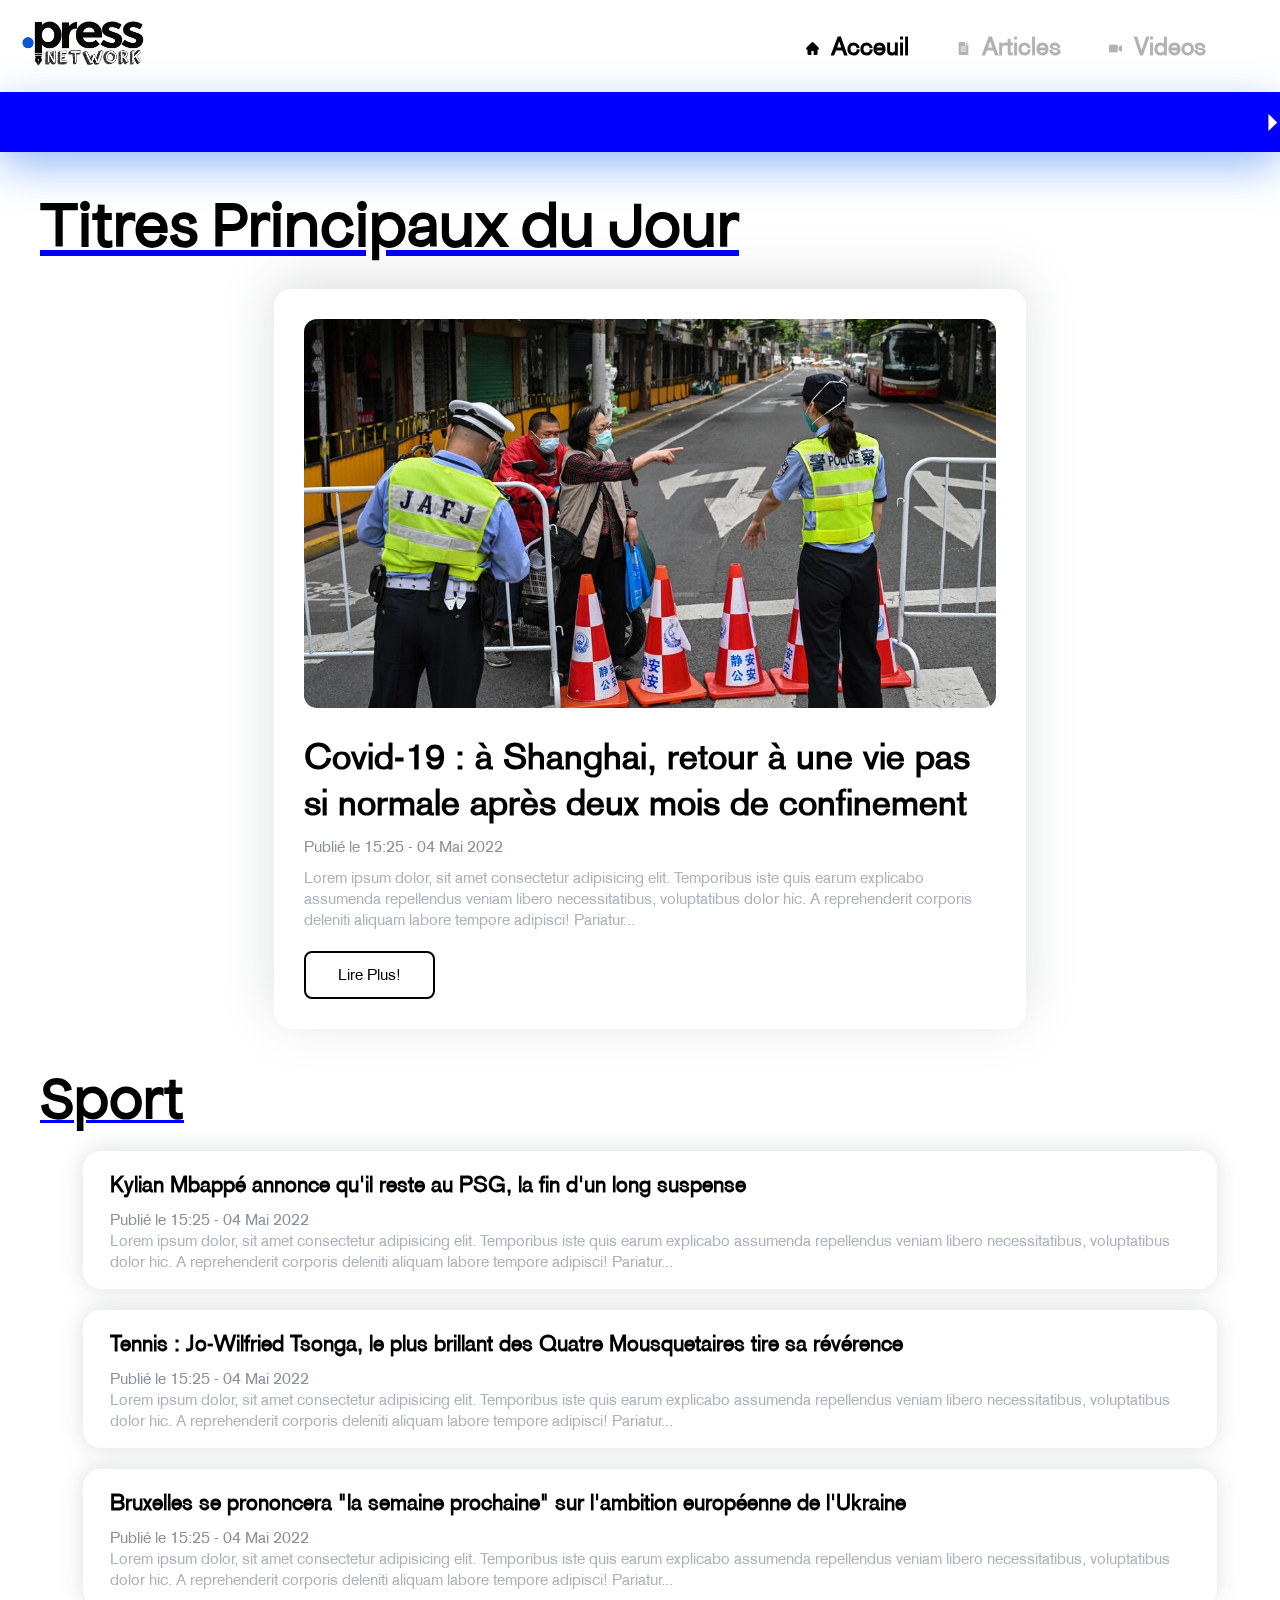
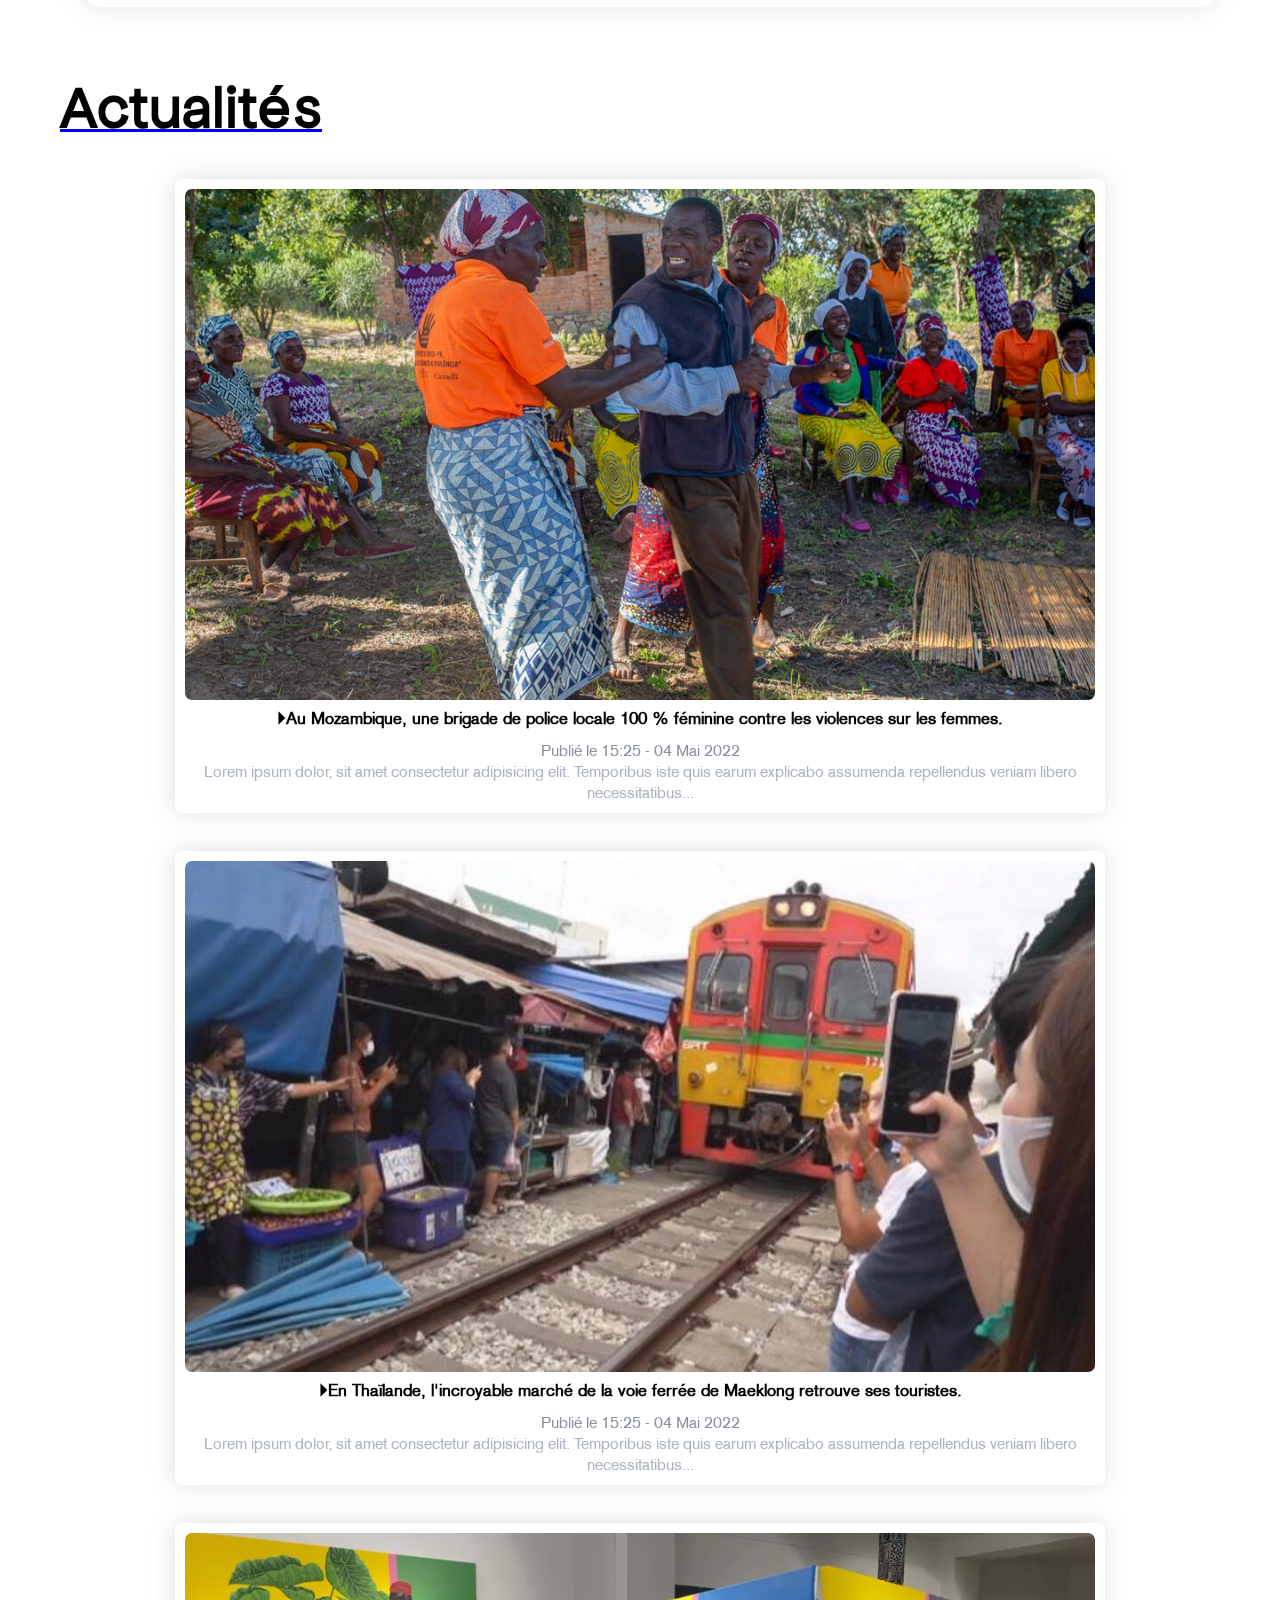
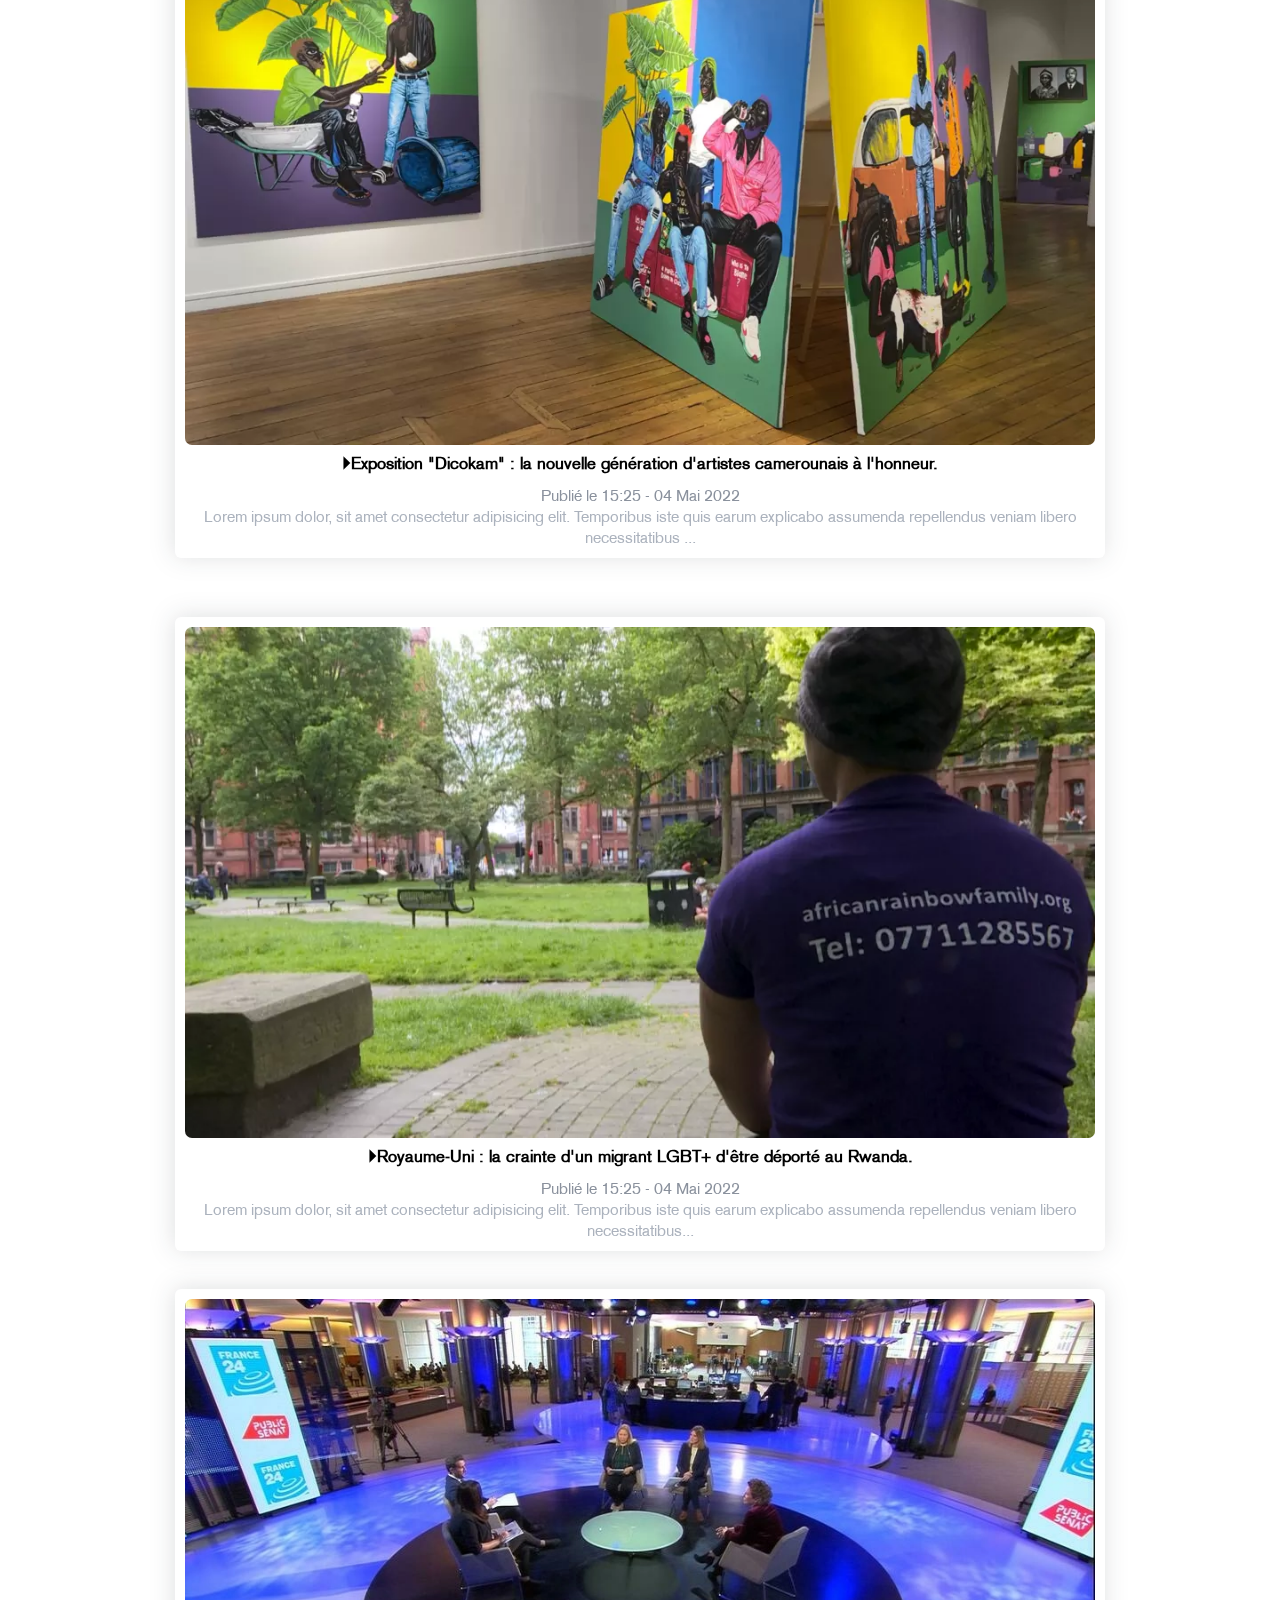
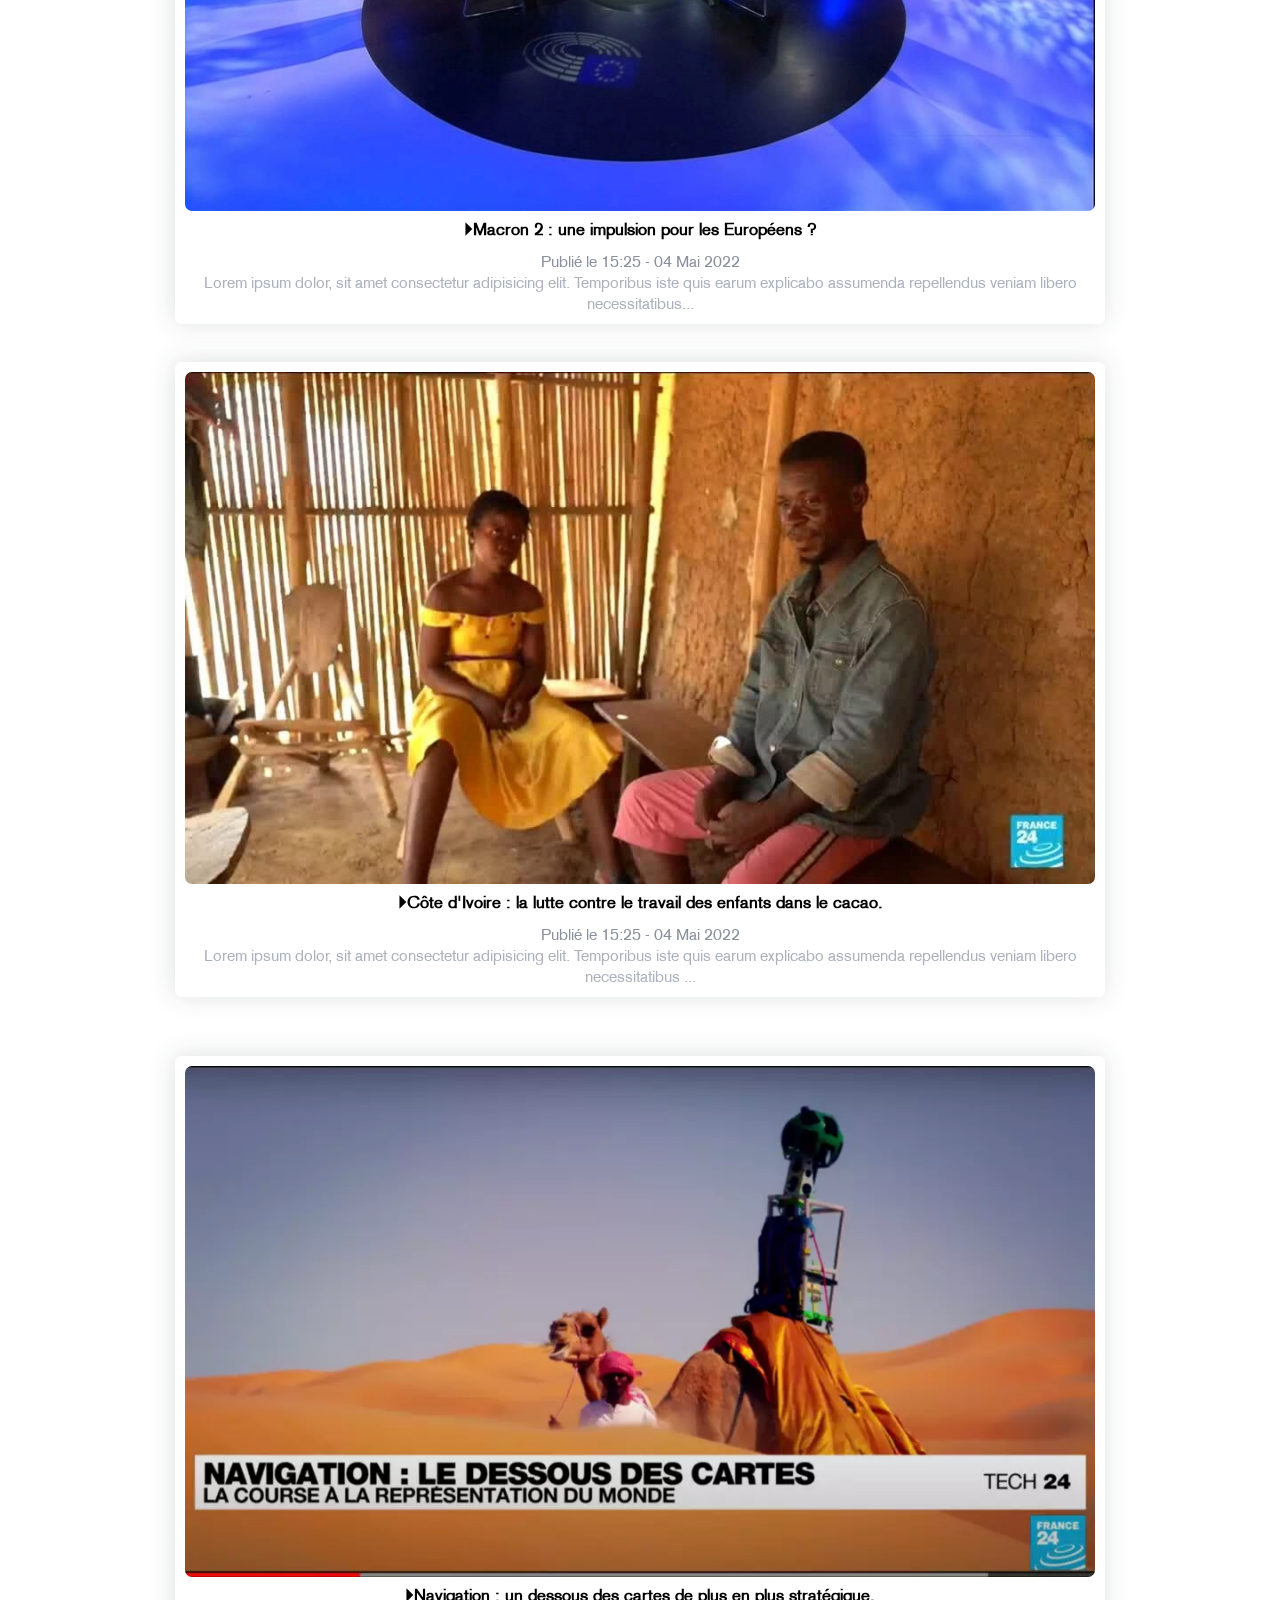
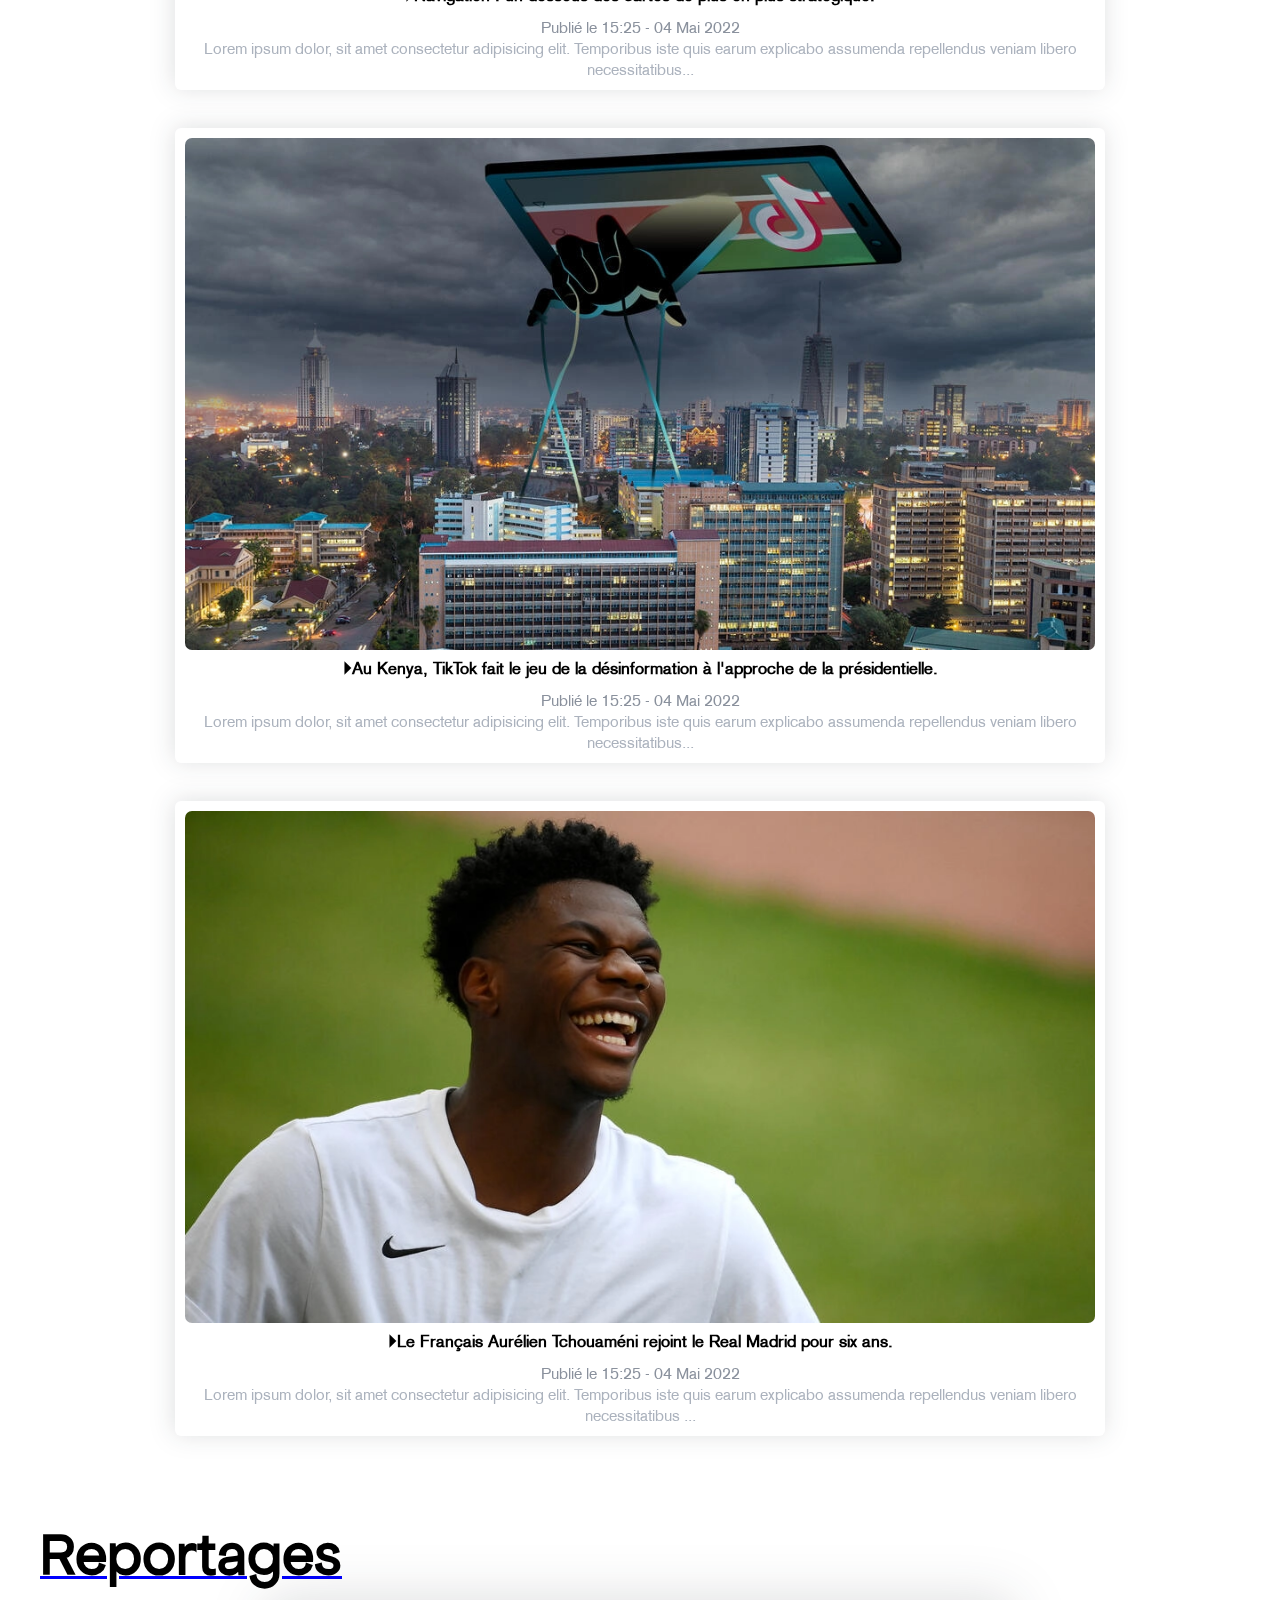
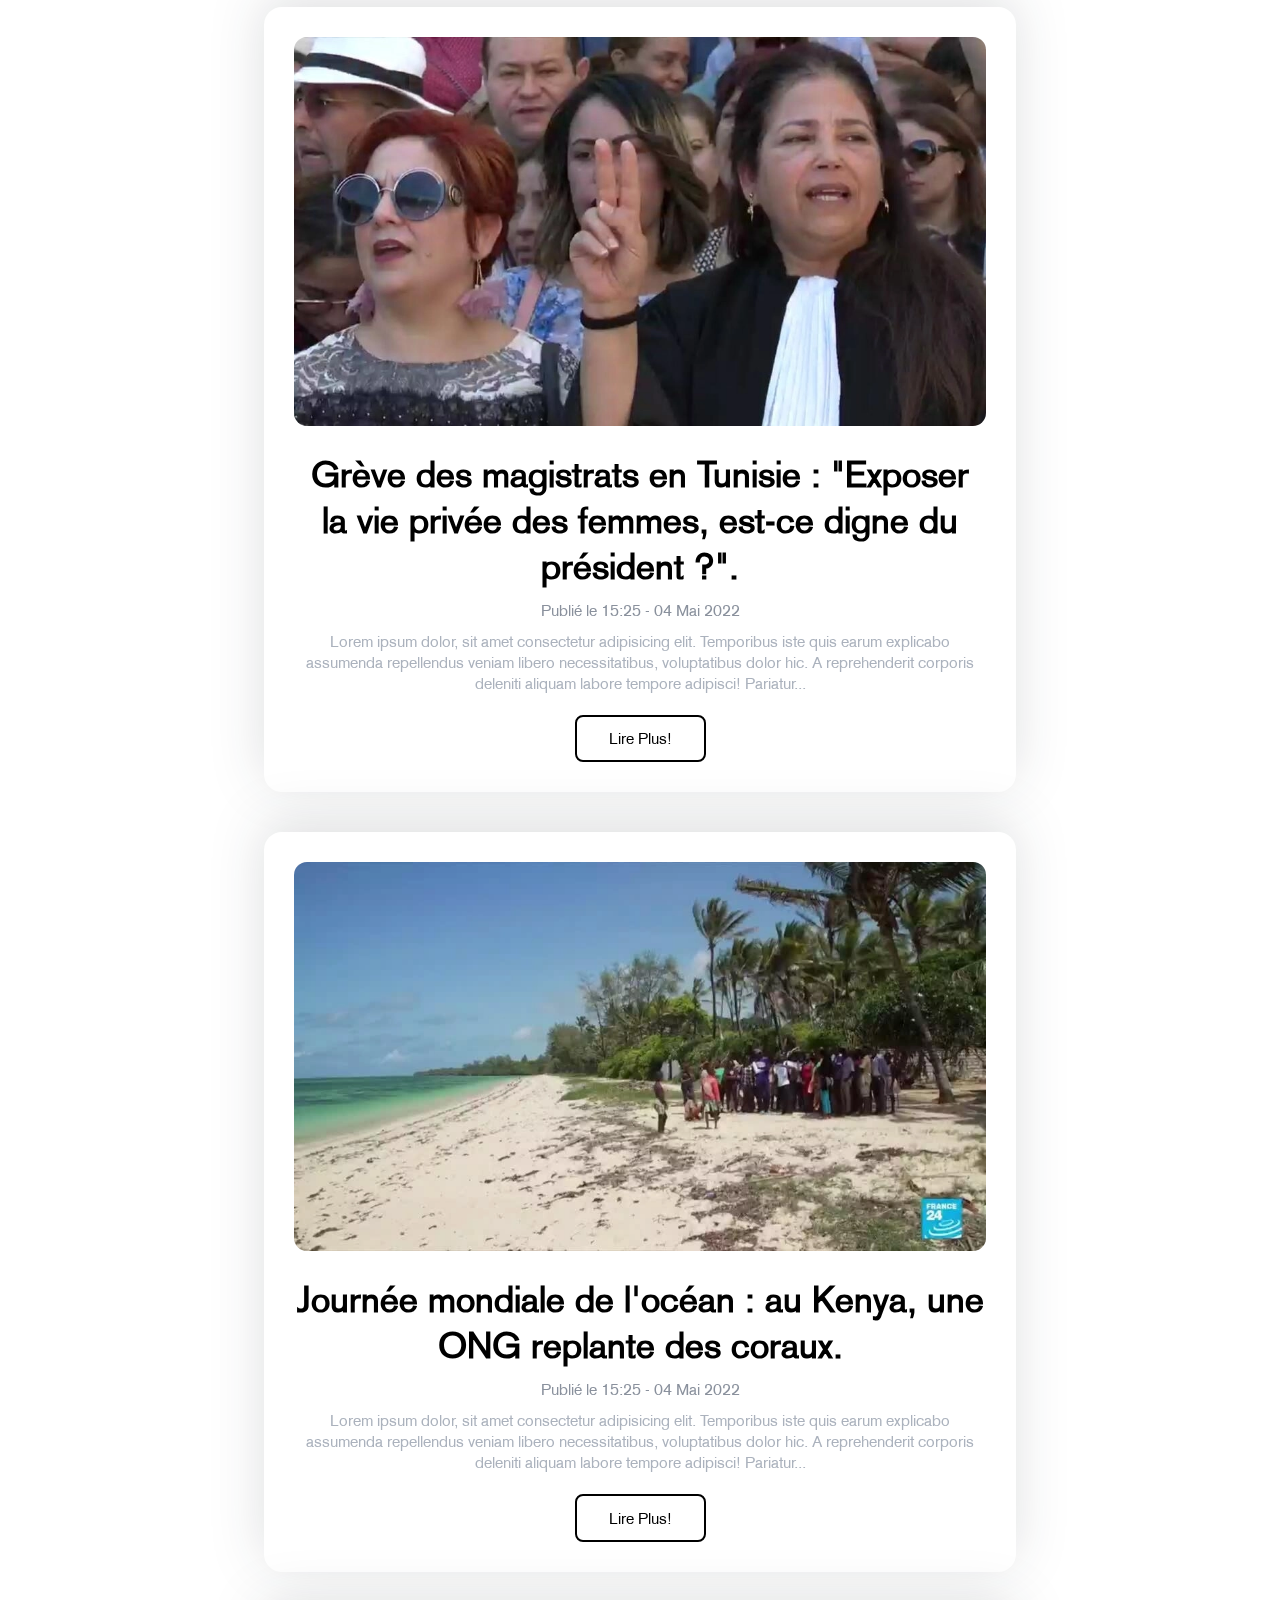
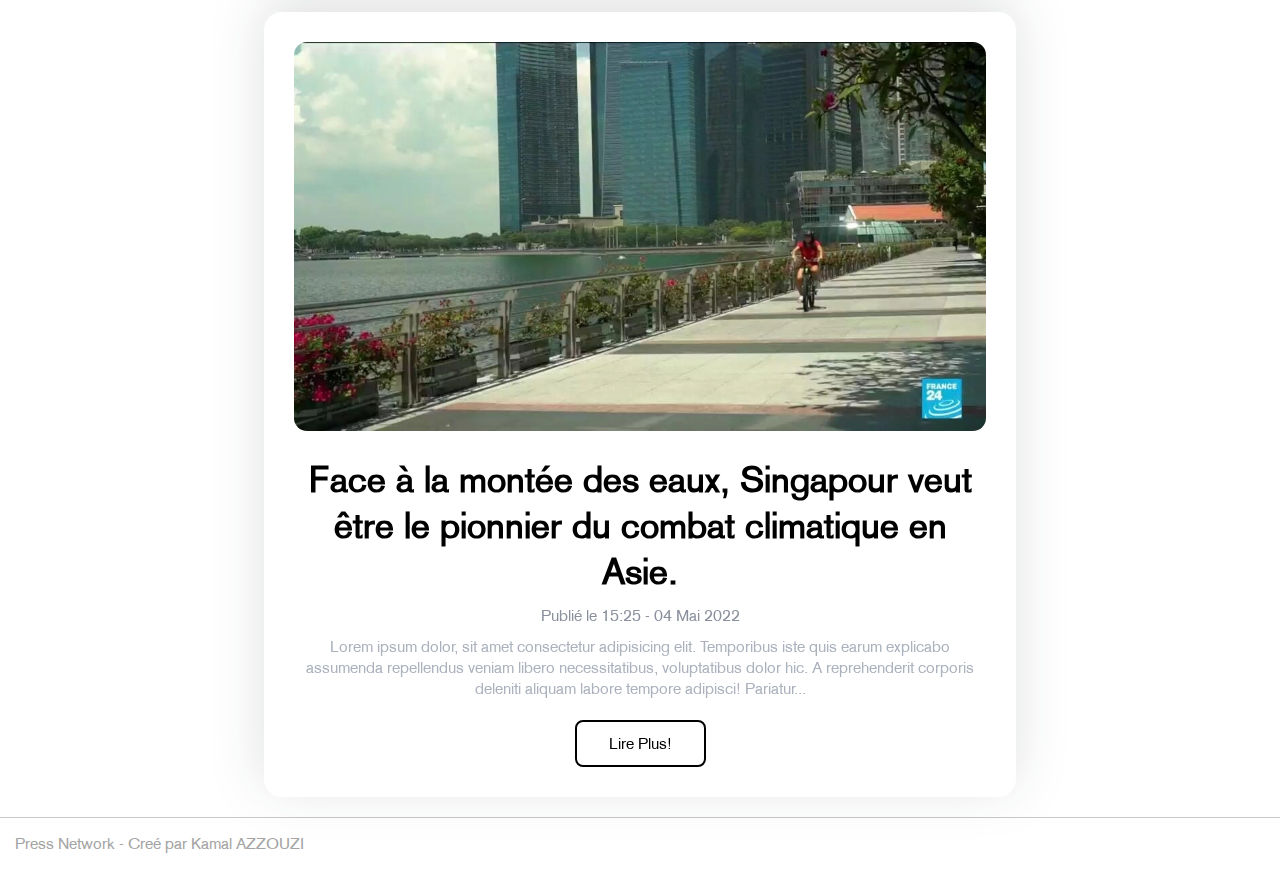
<file: index.html>
<!DOCTYPE html>
<html lang="en">
<head>
    <meta charset="UTF-8">
    <meta http-equiv="X-UA-Compatible" content="IE=edge">
    <meta name="viewport" content="width=device-width, initial-scale=1.0">
    <link rel="stylesheet" href="/CSS/style.css">
    <link rel="shortcut icon" href="/Images/favicon.ico" type="image/x-icon">
    <title>Press Network - Acceuil</title>
</head>
<body>
    <div>
        <nav class="nav-bar"  id="top">
            <a href="#1"><img class="logo" src="/Images/main_logo.png" alt=""></a>
            <ul class="nav-menu">
                <li id="current"><img class="nav-icon"  src="/Images/home.png" alt=""><a href="index.html">Acceuil</a></li>
                <li><img class="nav-icon" src="/Images/letter.png" alt=""><a href="article.html">Articles</a></li>
                <li><img class="nav-icon" src="/Images/video-camera.png" alt=""><a href="video.html">Videos</a></li>
            </ul>
            <div class="hamburger">
                <span class="bar"></span>
                <span class="bar"></span>
                <span class="bar"></span>
            </div>
        </nav>
    </div>
    <div class="live">
        <p class="scrolling">⏵ Live news : Le Portugais Joao Almeida, à l'arrivée de la 9e étape du Giro, le 15 mai 2022 à Bockhaus Mountain, près de Chieti &nbsp; &nbsp; &nbsp; &nbsp; ⎼⎼ &nbsp; &nbsp; &nbsp; &nbsp; Guerre en Ukraine: La banque mondiale craint une récession mondiale</p>
    </div>
    <h1 class="mainTitle">Titres Principaux du Jour</h1>
    <div class="main">
        <div class="category-menu">
            <br>
            <h3> Categories</h3>
            <br>
            <br>
            <ul>
                <li><a href="themed-page.html">Politique</a></li>
                <li><a href="themed-page.html">Sport</a></li>
                <li><a href="themed-page.html">Economie</a></li>
                <li><a href="themed-page.html">Santé</a></li>
                <li><a href="themed-page.html">Téchnologie</a></li>
            </ul>
        </div>
        <div class="main-heading">
            <img src="/Images/shanghai.webp" alt="">
            <br>
            <br>
            <h2 class="article-title"><a href="">Covid-19 : à Shanghai, retour à une vie pas si normale après deux mois de confinement</a></h2>
            <p class="date-publication">Publié le 15:25 - 04 Mai 2022</p>
            <p class="description">Lorem ipsum dolor, sit amet consectetur adipisicing elit. 
            Temporibus iste quis earum explicabo assumenda repellendus 
            veniam libero necessitatibus, voluptatibus dolor hic. A reprehenderit 
            corporis deleniti aliquam labore tempore adipisci! Pariatur...</p>
            <br>
            <a href="/article-page.html"><button class="read-more">Lire Plus!</button></a>
        </div>
        <div class="cards">
            <h1>Sport</h1>
            <br>
            <div class="small-card">
                <div class="desc">
                    <h2 class="card-title"><a href="">Kylian Mbappé annonce qu'il reste au PSG, la fin d'un long suspense</a></h2>
                    <p class="date-publication-card">Publié le 15:25 - 04 Mai 2022</p>
                    <p class="card-description">Lorem ipsum dolor, sit amet consectetur adipisicing elit. 
                    Temporibus iste quis earum explicabo assumenda repellendus 
                    veniam libero necessitatibus, voluptatibus dolor hic. A reprehenderit 
                    corporis deleniti aliquam labore tempore adipisci! Pariatur...</p>
                </div>
            </div>
            <br>
            <div class="small-card">
                <div class="desc">
                    <h2 class="card-title"><a href="">Tennis : Jo-Wilfried Tsonga, le plus brillant des Quatre Mousquetaires tire sa révérence</a></h2>
                    <p class="date-publication-card">Publié le 15:25 - 04 Mai 2022</p>
                    <p class="card-description">Lorem ipsum dolor, sit amet consectetur adipisicing elit. 
                    Temporibus iste quis earum explicabo assumenda repellendus 
                    veniam libero necessitatibus, voluptatibus dolor hic. A reprehenderit 
                    corporis deleniti aliquam labore tempore adipisci! Pariatur...</p>
                </div>
            </div>
            <br>
            <div class="small-card">
                <div class="desc">
                    <h2 class="card-title"><a href="">Bruxelles se prononcera "la semaine prochaine" sur l'ambition européenne de l'Ukraine</a></h2>
                    <p class="date-publication-card">Publié le 15:25 - 04 Mai 2022</p>
                    <p class="card-description">Lorem ipsum dolor, sit amet consectetur adipisicing elit. 
                    Temporibus iste quis earum explicabo assumenda repellendus 
                    veniam libero necessitatibus, voluptatibus dolor hic. A reprehenderit 
                    corporis deleniti aliquam labore tempore adipisci! Pariatur...</p>
                </div>
            </div>
            <br>
        </div>
    </div>

    <div class="videos">
        <h1>Actualités</h1>
        <br>
        <center>
        <ul class="vid-list">
            <li class="card-container">
                <div class="video-card">
                    <a href=""><img class="video-img" src="/Images/1.webp" alt=""></a>
                    <div class="desc">
                        <h2 class="card-title"><a href="">⏵Au Mozambique, une brigade de police locale 100 % féminine contre les violences sur les femmes.</a></h2>
                        <p class="date-publication-card">Publié le 15:25 - 04 Mai 2022</p>
                        <p class="card-description">Lorem ipsum dolor, sit amet consectetur adipisicing elit. 
                        Temporibus iste quis earum explicabo assumenda repellendus 
                        veniam libero necessitatibus...</p>
                    </div>
                </div>
            </li>
            <li class="card-container">
                <div class="video-card">
                    <a href=""><img class="video-img" src="/Images/thailand.webp" alt=""></a>
                    <div class="desc">
                        <h2 class="card-title"><a href="">⏵En Thaïlande, l'incroyable marché de la voie ferrée de Maeklong retrouve ses touristes.</a></h2>
                        <p class="date-publication-card">Publié le 15:25 - 04 Mai 2022</p>
                        <p class="card-description">Lorem ipsum dolor, sit amet consectetur adipisicing elit. 
                        Temporibus iste quis earum explicabo assumenda repellendus 
                        veniam libero necessitatibus...</p>
                    </div>
                </div>
            </li>
            <li class="card-container">
                <div class="video-card">
                    <a href=""><img class="video-img" src="/Images/vignette dicokam.webp" alt=""></a>
                    <div class="desc">
                        <h2 class="card-title"><a href="">⏵Exposition "Dicokam" : la nouvelle génération d'artistes camerounais à l'honneur.</a></h2>
                        <p class="date-publication-card">Publié le 15:25 - 04 Mai 2022</p>
                        <p class="card-description">Lorem ipsum dolor, sit amet consectetur adipisicing elit. 
                        Temporibus iste quis earum explicabo assumenda repellendus 
                        veniam libero necessitatibus ...</p>
                    </div>
                </div>
            </li>
        </ul>
        <br>
        <ul class="vid-list">
                <li class="card-container">
                    <div class="video-card">
                        <a href=""><img class="video-img" src="/Images/migrant 3.webp" alt=""></a>
                        <div class="desc">
                            <h2 class="card-title"><a href="">⏵Royaume-Uni : la crainte d'un migrant LGBT+ d'être déporté au Rwanda.</a></h2>
                            <p class="date-publication-card">Publié le 15:25 - 04 Mai 2022</p>
                            <p class="card-description">Lorem ipsum dolor, sit amet consectetur adipisicing elit. 
                            Temporibus iste quis earum explicabo assumenda repellendus 
                            veniam libero necessitatibus...</p>
                        </div>
                    </div>
                </li>
                <li class="card-container">
                    <div class="video-card">
                        <a href=""><img class="video-img" src="/Images/Debat Macron FR PAD.webp" alt=""></a>
                        <div class="desc">
                            <h2 class="card-title"><a href="">⏵Macron 2 : une impulsion pour les Européens ?</a></h2>
                            <p class="date-publication-card">Publié le 15:25 - 04 Mai 2022</p>
                            <p class="card-description">Lorem ipsum dolor, sit amet consectetur adipisicing elit. 
                            Temporibus iste quis earum explicabo assumenda repellendus 
                            veniam libero necessitatibus...</p>
                        </div>
                    </div>
                </li>
                <li class="card-container">
                    <div class="video-card">
                        <a href=""><img class="video-img" src="/Images/last.webp" alt=""></a>
                        <div class="desc">
                            <h2 class="card-title"><a href="">⏵Côte d'Ivoire : la lutte contre le travail des enfants dans le cacao.</a></h2>
                            <p class="date-publication-card">Publié le 15:25 - 04 Mai 2022</p>
                            <p class="card-description">Lorem ipsum dolor, sit amet consectetur adipisicing elit. 
                            Temporibus iste quis earum explicabo assumenda repellendus 
                            veniam libero necessitatibus ...</p>
                        </div>
                    </div>
                </li>
        </ul>
        <br>
        <ul class="vid-list">
            <li class="card-container">
                <div class="video-card">
                    <a href=""><img class="video-img" src="/Images/desert.webp" alt=""></a>
                    <div class="desc">
                        <h2 class="card-title"><a href="">⏵Navigation : un dessous des cartes de plus en plus stratégique.</a></h2>
                        <p class="date-publication-card">Publié le 15:25 - 04 Mai 2022</p>
                        <p class="card-description">Lorem ipsum dolor, sit amet consectetur adipisicing elit. 
                        Temporibus iste quis earum explicabo assumenda repellendus 
                        veniam libero necessitatibus...</p>
                    </div>
                </div>
            </li>
            <li class="card-container">
                <div class="video-card">
                    <a href=""><img class="video-img" src="/Images/Kenya-TikTok-v3.webp" alt=""></a>
                    <div class="desc">
                        <h2 class="card-title"><a href="">⏵Au Kenya, TikTok fait le jeu de la désinformation à l'approche de la présidentielle.</a></h2>
                        <p class="date-publication-card">Publié le 15:25 - 04 Mai 2022</p>
                        <p class="card-description">Lorem ipsum dolor, sit amet consectetur adipisicing elit. 
                        Temporibus iste quis earum explicabo assumenda repellendus 
                        veniam libero necessitatibus...</p>
                    </div>
                </div>
            </li>
            <li class="card-container">
                <div class="video-card">
                    <a href=""><img class="video-img" src="/Images/francais.webp" alt=""></a>
                    <div class="desc">
                        <h2 class="card-title"><a href="">⏵Le Français Aurélien Tchouaméni rejoint le Real Madrid pour six ans.</a></h2>
                        <p class="date-publication-card">Publié le 15:25 - 04 Mai 2022</p>
                        <p class="card-description">Lorem ipsum dolor, sit amet consectetur adipisicing elit. 
                        Temporibus iste quis earum explicabo assumenda repellendus 
                        veniam libero necessitatibus ...</p>
                    </div>
                </div>
            </li>
    </ul>
        </center>
    </div>
    <div class="trending">
        <h1>Reportages</h1>
        <br>
        <center>
        <div class="main-trends">
            <div class="main-heading">
                <img src="/Images/Tunisie-Juges-Manif.webp" alt="">
                <br>
                <br>
                <h2 class="article-title"><a href="">Grève des magistrats en Tunisie : "Exposer la vie privée des femmes, est-ce digne du président ?".</a></h2>
                <p class="date-publication">Publié le 15:25 - 04 Mai 2022</p>
                <p class="description">Lorem ipsum dolor, sit amet consectetur adipisicing elit. 
                Temporibus iste quis earum explicabo assumenda repellendus 
                veniam libero necessitatibus, voluptatibus dolor hic. A reprehenderit 
                corporis deleniti aliquam labore tempore adipisci! Pariatur...</p>
                <br>
                <a href="/article-page.html"><button class="read-more">Lire Plus!</button></a>
            </div>
            <div class="main-heading">
                <img src="/Images/FR_20220608_094700_094907_CS.webp" alt="">
                <br>
                <br>
                <h2 class="article-title"><a href="">Journée mondiale de l'océan : au Kenya, une ONG replante des coraux.</a></h2>
                <p class="date-publication">Publié le 15:25 - 04 Mai 2022</p>
                <p class="description">Lorem ipsum dolor, sit amet consectetur adipisicing elit. 
                Temporibus iste quis earum explicabo assumenda repellendus 
                veniam libero necessitatibus, voluptatibus dolor hic. A reprehenderit 
                corporis deleniti aliquam labore tempore adipisci! Pariatur...</p>
                <br>
                <a href="/article-page.html"><button class="read-more">Lire Plus!</button></a>
            </div>
            <div class="main-heading">
                <img src="/Images/biker.webp" alt="">
                <br>
                <br>
                <h2 class="article-title"><a href="">Face à la montée des eaux, Singapour veut être le pionnier du combat climatique en Asie.</a></h2>
                <p class="date-publication">Publié le 15:25 - 04 Mai 2022</p>
                <p class="description">Lorem ipsum dolor, sit amet consectetur adipisicing elit. 
                Temporibus iste quis earum explicabo assumenda repellendus 
                veniam libero necessitatibus, voluptatibus dolor hic. A reprehenderit 
                corporis deleniti aliquam labore tempore adipisci! Pariatur...</p>
                <br>
                <a href="/article-page.html"><button class="read-more">Lire Plus!</button></a>
            </div>
        </div>
        </center>
    </div>
    <a href="#top">
        <div class="go-top">
            <center>
                <img class="up-arrow" src="/Images/up-arrow.png" alt="">
            </center>
        </div>
    </a>
    <footer>
        <p>Press Network - Creé par Kamal AZZOUZI</p>
    </footer>
    <script src="script.js"></script>
</body>
</html>
</file>
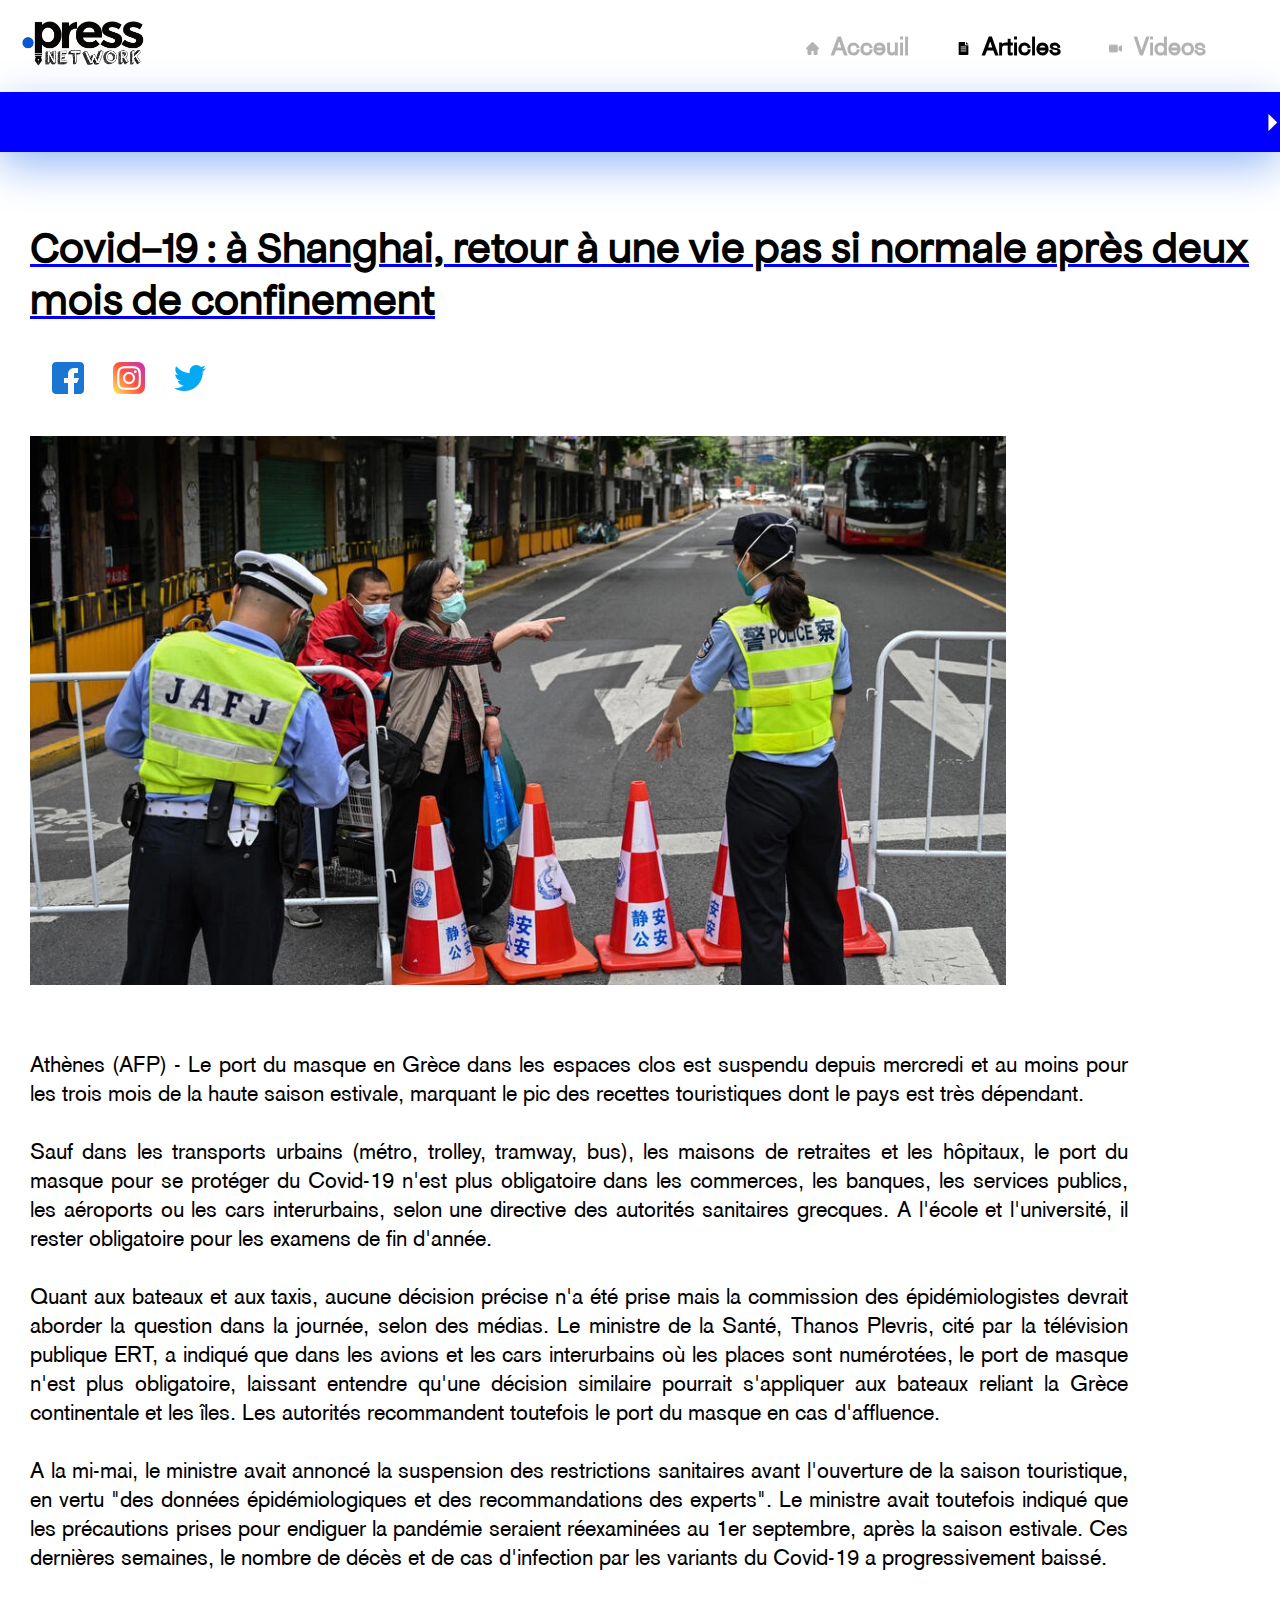
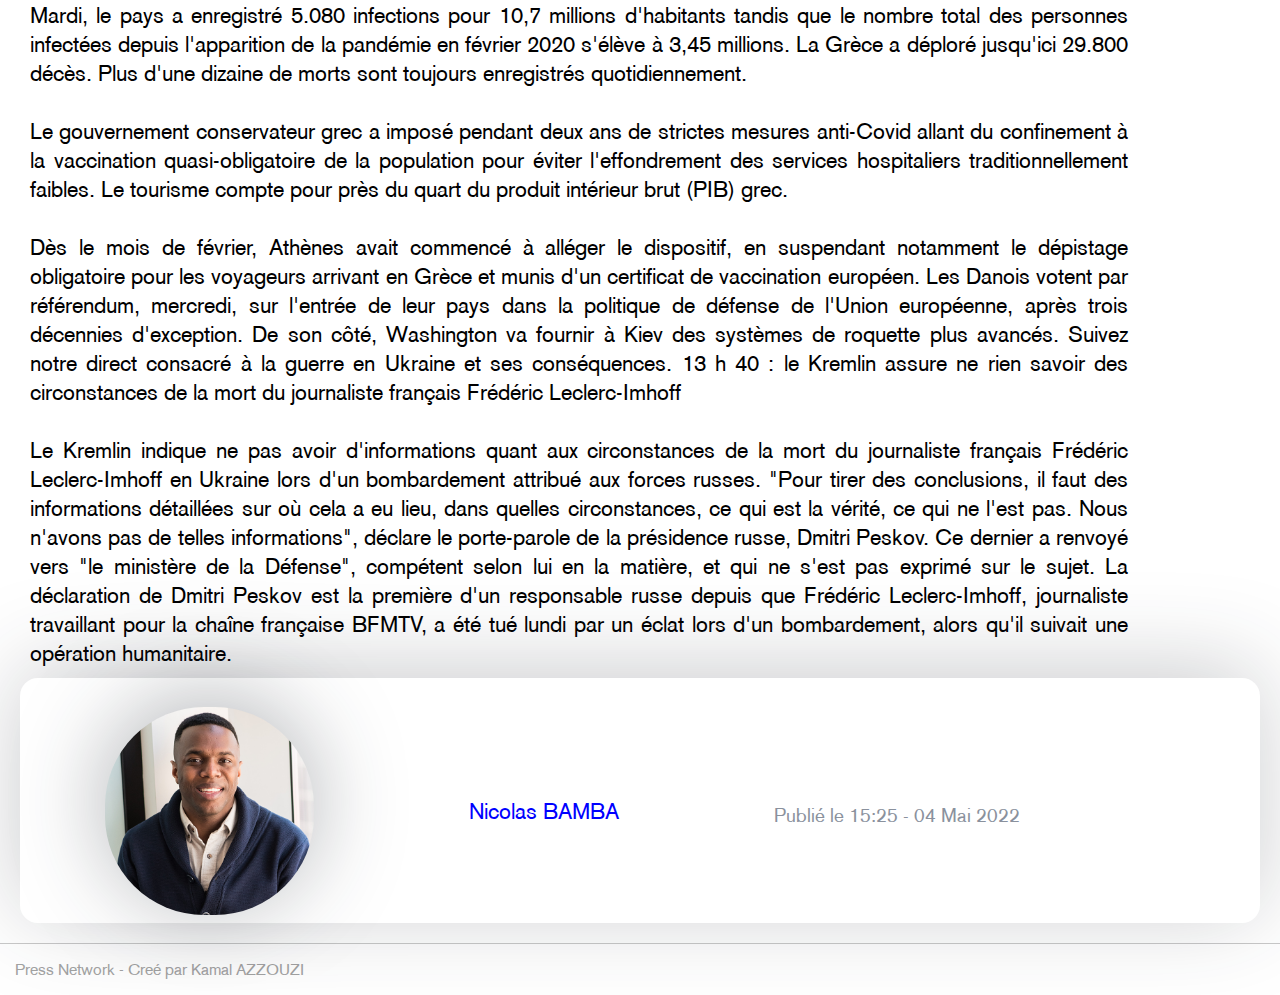
<file: article-page.html>
<!DOCTYPE html>
<html lang="en">
<head>
    <meta charset="UTF-8">
    <meta http-equiv="X-UA-Compatible" content="IE=edge">
    <meta name="viewport" content="width=device-width, initial-scale=1.0">
    <link rel="stylesheet" href="/CSS/style.css">
    <link rel="shortcut icon" href="/Images/favicon.ico" type="image/x-icon">
    <title>États-Unis : après la fusillade au Texas, la position délicate du gouverneur Greg Abbott. | PressNetwork</title>
</head>
<body>
    <div>
        <nav class="nav-bar"  id="top">
            <a href="#1"><img class="logo" src="/Images/main_logo.png" alt=""></a>
            <ul class="nav-menu">
                <li><img class="nav-icon"  src="/Images/home.png" alt=""><a href="index.html">Acceuil</a></li>
                <li id="current"><img class="nav-icon" src="/Images/letter.png" alt=""><a href="article.html">Articles</a></li>
                <li><img class="nav-icon" src="/Images/video-camera.png" alt=""><a href="video.html">Videos</a></li>
            </ul>
            <div class="hamburger">
                <span class="bar"></span>
                <span class="bar"></span>
                <span class="bar"></span>
            </div>
        </nav>
    </div>
    <div class="live">
        <p class="scrolling">⏵ Live news : Le Portugais Joao Almeida, à l'arrivée de la 9e étape du Giro, le 15 mai 2022 à Bockhaus Mountain, près de Chieti &nbsp; &nbsp; &nbsp; &nbsp; ⎼⎼ &nbsp; &nbsp; &nbsp; &nbsp; Guerre en Ukraine: La banque mondiale craint une récession mondiale</p>
    </div>
    <main class="article-page">
        <div class="article-menu">
            <br>
            <ul>
                <center>
                    <li><img src="/Images/pexels-christina-morillo-1181391.jpg.png" class="user" alt=""></li>
                </center>
                <li align="center"><a class="nom" href="">Nicolas BAMBA</a></li>
                <li align="center"><p class="date-publication">Publié le 15:25 - 04 Mai 2022</p></li>
            </ul>
        </div>
        <div class="article-text">
            <h1 align="left">Covid-19 : à Shanghai, retour à une vie pas si normale après deux mois de confinement</h1>
            <br>
            <div class="socials">
                <ul class="social-links">
                    <li><a href=""><img src="/Images/facebook.png" alt=""></a></li>
                    <li><a href=""><img src="/Images/instagram.png" alt=""></a></li>
                    <li><a href=""><img src="/Images/twitter.png" alt=""></a></li>
                </ul>
            </div>
            <img class="mainPic" src="/Images/shanghai.webp" alt="">
            <br>
            <p class="main-text">
                Athènes (AFP) - Le port du masque en Grèce dans les espaces clos est suspendu depuis mercredi et au moins pour les trois mois de la haute saison estivale, marquant le pic des recettes touristiques dont le pays est très dépendant. <br> <br>

            Sauf dans les transports urbains (métro, trolley, tramway, bus), les maisons de retraites et les hôpitaux, le port du masque pour se protéger du Covid-19 n'est plus obligatoire dans les commerces, les banques, les services publics, les aéroports ou les cars interurbains, selon une directive des autorités sanitaires grecques.

            A l'école et l'université, il rester obligatoire pour les examens de fin d'année. <br> <br>

            Quant aux bateaux et aux taxis, aucune décision précise n'a été prise mais la commission des épidémiologistes devrait aborder la question dans la journée, selon des médias.

            Le ministre de la Santé, Thanos Plevris, cité par la télévision publique ERT, a indiqué que dans les avions et les cars interurbains où les places sont numérotées, le port de masque n'est plus obligatoire, laissant entendre qu'une décision similaire pourrait s'appliquer aux bateaux reliant la Grèce continentale et les îles.

            Les autorités recommandent toutefois le port du masque en cas d'affluence. <br> <br>

            A la mi-mai, le ministre avait annoncé la suspension des restrictions sanitaires avant l'ouverture de la saison touristique, en vertu "des données épidémiologiques et des recommandations des experts".

            Le ministre avait toutefois indiqué que les précautions prises pour endiguer la pandémie seraient réexaminées au 1er septembre, après la saison estivale.

            Ces dernières semaines, le nombre de décès et de cas d'infection par les variants du Covid-19 a progressivement baissé. <br> <br>

            Mardi, le pays a enregistré 5.080 infections pour 10,7 millions d'habitants tandis que le nombre total des personnes infectées depuis l'apparition de la pandémie en février 2020 s'élève à 3,45 millions.

            La Grèce a déploré jusqu'ici 29.800 décès. Plus d'une dizaine de morts sont toujours enregistrés quotidiennement. <br> <br>

            Le gouvernement conservateur grec a imposé pendant deux ans de strictes mesures anti-Covid allant du confinement à la vaccination quasi-obligatoire de la population pour éviter l'effondrement des services hospitaliers traditionnellement faibles.

            Le tourisme compte pour près du quart du produit intérieur brut (PIB) grec. <br> <br>

            Dès le mois de février, Athènes avait commencé à alléger le dispositif, en suspendant notamment le dépistage obligatoire pour les voyageurs arrivant en Grèce et munis d'un certificat de vaccination européen.

            Les Danois votent par référendum, mercredi, sur l'entrée de leur pays dans la politique de défense de l'Union européenne, après trois décennies d'exception. De son côté, Washington va fournir à Kiev des systèmes de roquette plus avancés. Suivez notre direct consacré à la guerre en Ukraine et ses conséquences.

            13 h 40 : le Kremlin assure ne rien savoir des circonstances de la mort du journaliste français Frédéric Leclerc-Imhoff <br> <br>
            Le Kremlin indique ne pas avoir d'informations quant aux circonstances de la mort du journaliste français Frédéric Leclerc-Imhoff en Ukraine lors d'un bombardement attribué aux forces russes. "Pour tirer des conclusions, il faut des informations détaillées sur où cela a eu lieu, dans quelles circonstances, ce qui est la vérité, ce qui ne l'est pas. Nous n'avons pas de telles informations", déclare le porte-parole de la présidence russe, Dmitri Peskov.

            Ce dernier a renvoyé vers "le ministère de la Défense", compétent selon lui en la matière, et qui ne s'est pas exprimé sur le sujet. La déclaration de Dmitri Peskov est la première d'un responsable russe depuis que Frédéric Leclerc-Imhoff, journaliste travaillant pour la chaîne française BFMTV, a été tué lundi par un éclat lors d'un bombardement, alors qu'il suivait une opération humanitaire.
            </p>
        </div>
        <div class="article-menu-mobile">
            <br>
            <ul>
                <img src="/Images/pexels-christina-morillo-1181391.jpg.png" class="user" alt="">
                <li><a class="nom" href="">Nicolas BAMBA</a></li>
                <li><p class="date-publication">Publié le 15:25 - 04 Mai 2022</p></li>
                <li><p class="user-desc">Lorem ipsum dolor sit amet consectetur.</p></li>
            </ul>
        </div>
    </main>

    <a href="#top">
        <div class="go-top">
            <center>
                <img class="up-arrow" src="/Images/up-arrow.png" alt="">
            </center>
        </div>
    </a>
    <footer>
        <p>Press Network - Creé par Kamal AZZOUZI</p>
    </footer>
    <script src="script.js"></script>
</body>
</html>
</file>
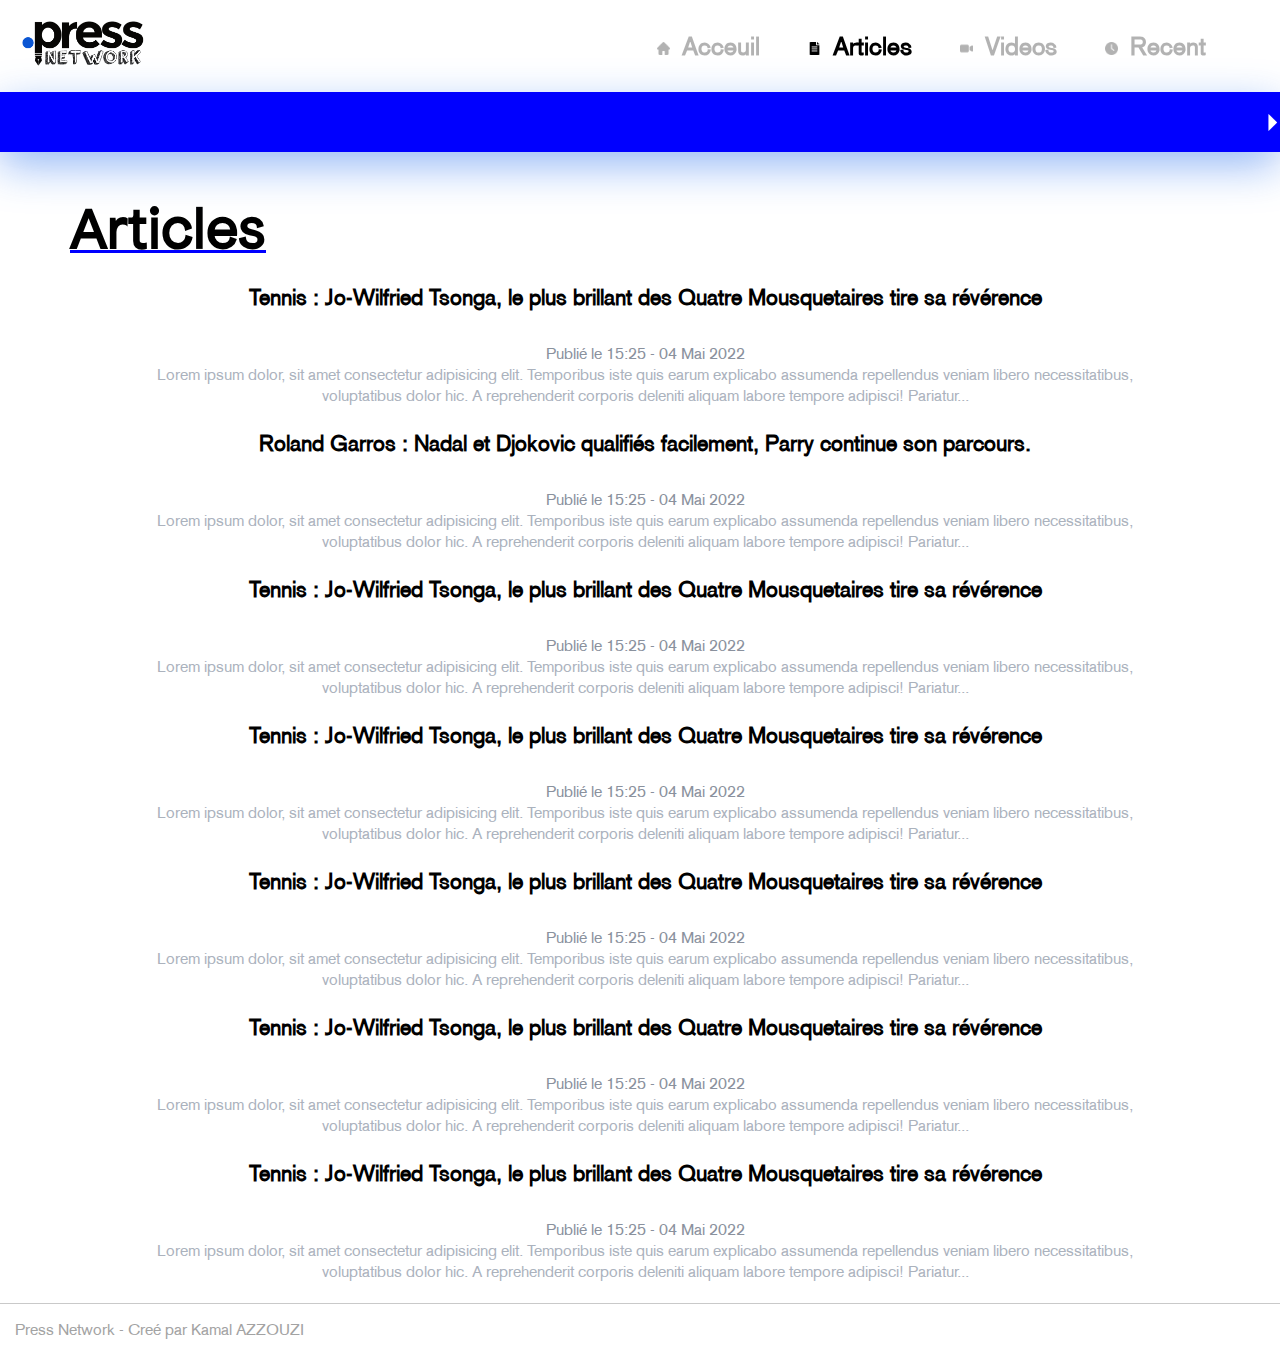
<file: article.html>
<!DOCTYPE html>
<html lang="en">
<head>
    <meta charset="UTF-8">
    <meta http-equiv="X-UA-Compatible" content="IE=edge">
    <meta name="viewport" content="width=device-width, initial-scale=1.0">
    <link rel="stylesheet" href="/CSS/style.css">
    <title>Document</title>
</head>
<body>
    <div>
        <nav class="nav-bar"  id="top">
            <a href="#1"><img class="logo" src="/Images/main_logo.png" alt=""></a>
            <ul class="nav-menu">
                <li><img class="nav-icon"  src="/Images/home.png" alt=""><a href="index.html">Acceuil</a></li>
                <li id="current"><img class="nav-icon" src="/Images/letter.png" alt=""><a href="article.html">Articles</a></li>
                <li><img class="nav-icon" src="/Images/video-camera.png" alt=""><a href="#3">Videos</a></li>
                <li><img class="nav-icon" src="/Images/time.png" alt=""><a href="#4">Recent</a></li>
            </ul>
            <div class="hamburger">
                <span class="bar"></span>
                <span class="bar"></span>
                <span class="bar"></span>
            </div>
        </nav>
    </div>
    <div class="live">
        <p class="scrolling">⏵ Live news : Le Portugais Joao Almeida, à l'arrivée de la 9e étape du Giro, le 15 mai 2022 à Bockhaus Mountain, près de Chieti &nbsp; &nbsp; &nbsp; &nbsp; ⎼⎼ &nbsp; &nbsp; &nbsp; &nbsp; Guerre en Ukraine: La banque mondiale craint une récession mondiale</p>
    </div>
    <main class="article-content">
            <h1 align="left">Articles</h1>
            <br>
            <center>
                <div class="cards">
                    <div class="article-card">
                        <div class="desc">
                            <h2 class="card-title"><a href="">Tennis : Jo-Wilfried Tsonga, le plus brillant des Quatre Mousquetaires tire sa révérence</a></h2>
                            <br>
                            <p class="date-publication-card">Publié le 15:25 - 04 Mai 2022</p>
                            <p class="card-description">Lorem ipsum dolor, sit amet consectetur adipisicing elit. 
                            Temporibus iste quis earum explicabo assumenda repellendus 
                            veniam libero necessitatibus, voluptatibus dolor hic. A reprehenderit 
                            corporis deleniti aliquam labore tempore adipisci! Pariatur...</p>
                        </div>
                    </div>
                    <br>
                    <div class="article-card">
                        <div class="desc">
                            <h2 class="card-title"><a href="">Roland Garros : Nadal et Djokovic qualifiés facilement, Parry continue son parcours.</a></h2>
                            <br>
                            <p class="date-publication-card">Publié le 15:25 - 04 Mai 2022</p>
                            <p class="card-description">Lorem ipsum dolor, sit amet consectetur adipisicing elit. 
                            Temporibus iste quis earum explicabo assumenda repellendus 
                            veniam libero necessitatibus, voluptatibus dolor hic. A reprehenderit 
                            corporis deleniti aliquam labore tempore adipisci! Pariatur...</p>
                        </div>
                    </div>                    
                    <br>
                    <div class="article-card">
                        <div class="desc">
                            <h2 class="card-title"><a href="">Tennis : Jo-Wilfried Tsonga, le plus brillant des Quatre Mousquetaires tire sa révérence</a></h2>
                            <br>
                            <p class="date-publication-card">Publié le 15:25 - 04 Mai 2022</p>
                            <p class="card-description">Lorem ipsum dolor, sit amet consectetur adipisicing elit. 
                            Temporibus iste quis earum explicabo assumenda repellendus 
                            veniam libero necessitatibus, voluptatibus dolor hic. A reprehenderit 
                            corporis deleniti aliquam labore tempore adipisci! Pariatur...</p>
                        </div>
                    </div>
                    <br>
                    <div class="article-card">
                        <div class="desc">
                            <h2 class="card-title"><a href="">Tennis : Jo-Wilfried Tsonga, le plus brillant des Quatre Mousquetaires tire sa révérence</a></h2>
                            <br>
                            <p class="date-publication-card">Publié le 15:25 - 04 Mai 2022</p>
                            <p class="card-description">Lorem ipsum dolor, sit amet consectetur adipisicing elit. 
                            Temporibus iste quis earum explicabo assumenda repellendus 
                            veniam libero necessitatibus, voluptatibus dolor hic. A reprehenderit 
                            corporis deleniti aliquam labore tempore adipisci! Pariatur...</p>
                        </div>
                    </div>
                    <br>
                    <div class="article-card">
                        <div class="desc">
                            <h2 class="card-title"><a href="">Tennis : Jo-Wilfried Tsonga, le plus brillant des Quatre Mousquetaires tire sa révérence</a></h2>
                            <br>
                            <p class="date-publication-card">Publié le 15:25 - 04 Mai 2022</p>
                            <p class="card-description">Lorem ipsum dolor, sit amet consectetur adipisicing elit. 
                            Temporibus iste quis earum explicabo assumenda repellendus 
                            veniam libero necessitatibus, voluptatibus dolor hic. A reprehenderit 
                            corporis deleniti aliquam labore tempore adipisci! Pariatur...</p>
                        </div>
                    </div>
                    <br>
                    <div class="article-card">
                        <div class="desc">
                            <h2 class="card-title"><a href="">Tennis : Jo-Wilfried Tsonga, le plus brillant des Quatre Mousquetaires tire sa révérence</a></h2>
                            <br>
                            <p class="date-publication-card">Publié le 15:25 - 04 Mai 2022</p>
                            <p class="card-description">Lorem ipsum dolor, sit amet consectetur adipisicing elit. 
                            Temporibus iste quis earum explicabo assumenda repellendus 
                            veniam libero necessitatibus, voluptatibus dolor hic. A reprehenderit 
                            corporis deleniti aliquam labore tempore adipisci! Pariatur...</p>
                        </div>
                    </div>
                    <br>
                    <div class="article-card">
                        <div class="desc">
                            <h2 class="card-title"><a href="">Tennis : Jo-Wilfried Tsonga, le plus brillant des Quatre Mousquetaires tire sa révérence</a></h2>
                            <br>
                            <p class="date-publication-card">Publié le 15:25 - 04 Mai 2022</p>
                            <p class="card-description">Lorem ipsum dolor, sit amet consectetur adipisicing elit. 
                            Temporibus iste quis earum explicabo assumenda repellendus 
                            veniam libero necessitatibus, voluptatibus dolor hic. A reprehenderit 
                            corporis deleniti aliquam labore tempore adipisci! Pariatur...</p>
                        </div>
                    </div>
                    <br>
                </div>
            </center>
    </main>
    <footer>
        <p>Press Network - Creé par Kamal AZZOUZI</p>
    </footer>
    <script src="script.js"></script>
</body>
</html>
</file>
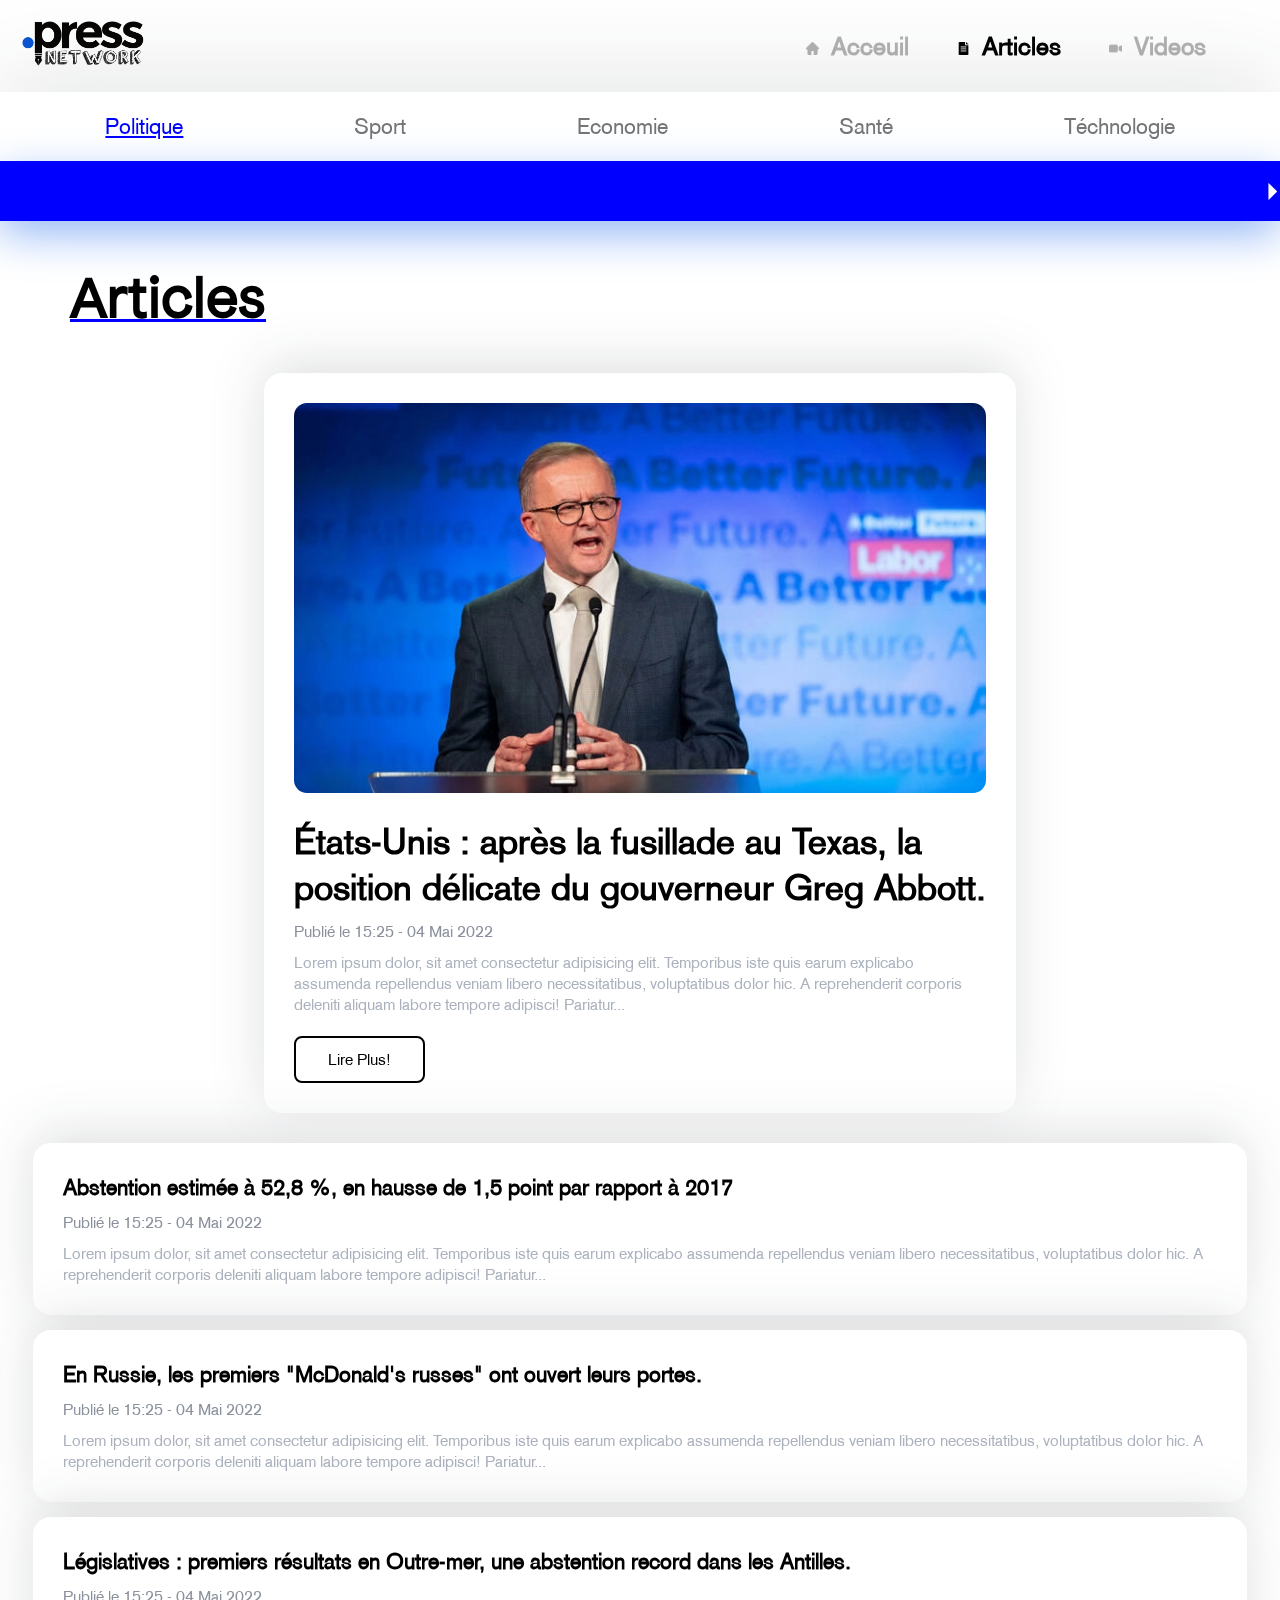
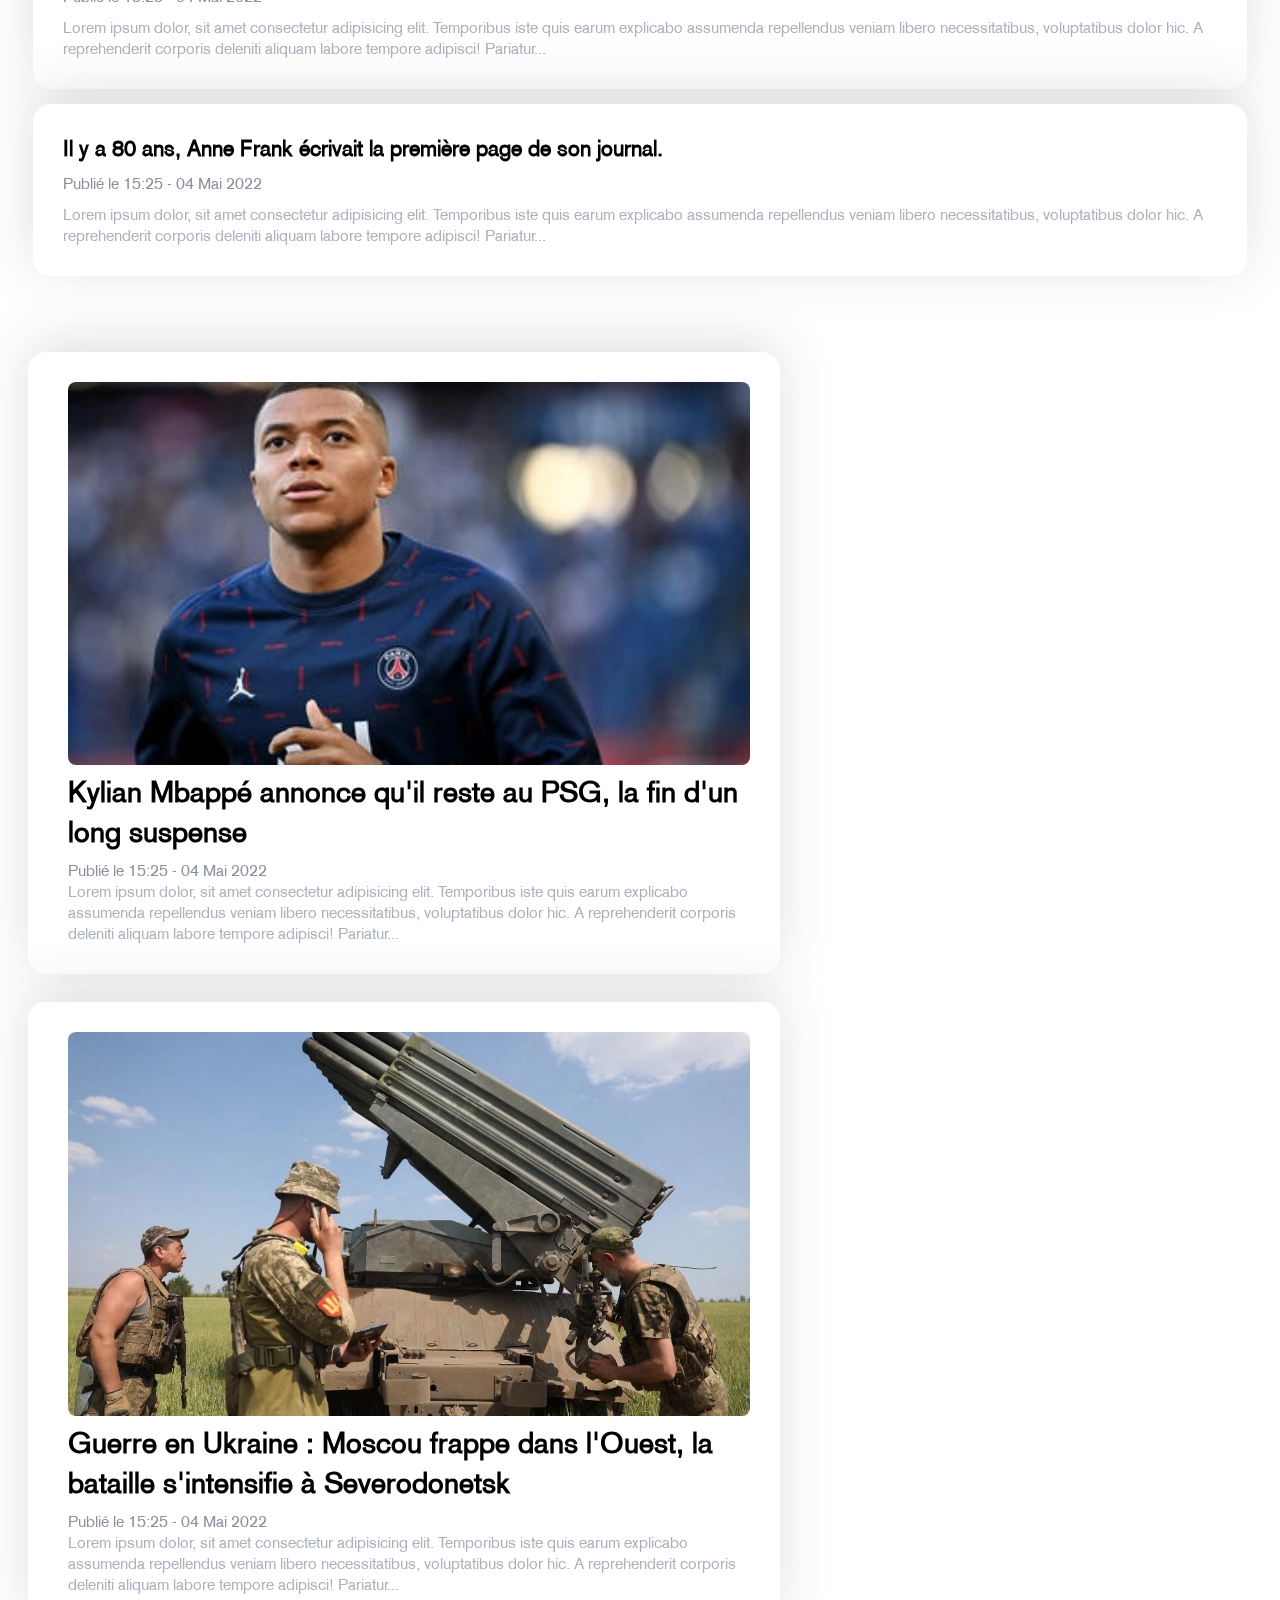
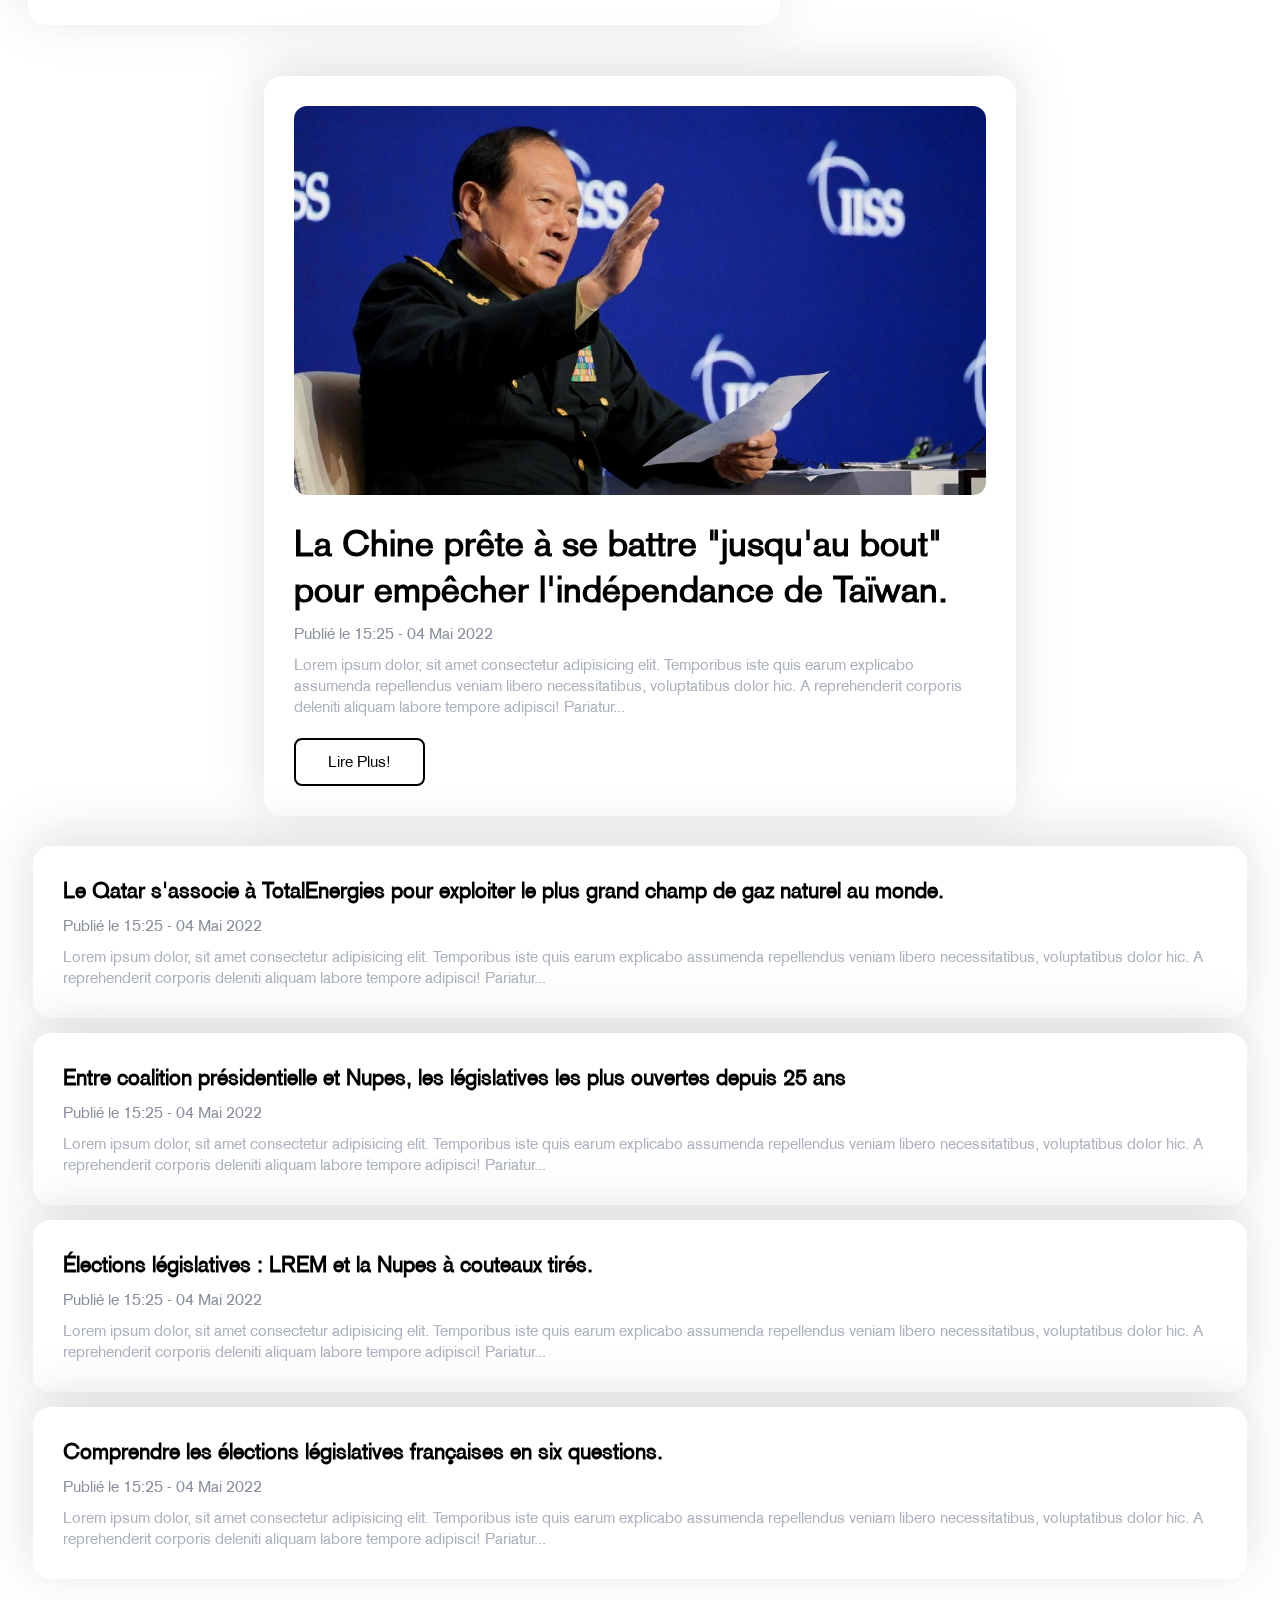
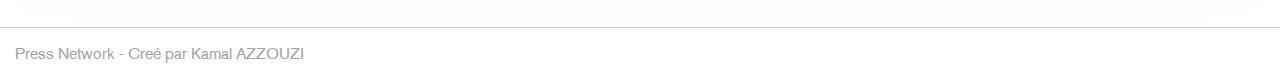
<file: themed-page.html>
<!DOCTYPE html>
<html lang="en">
<head>
    <meta charset="UTF-8">
    <meta http-equiv="X-UA-Compatible" content="IE=edge">
    <meta name="viewport" content="width=device-width, initial-scale=1.0">
    <link rel="stylesheet" href="/CSS/style.css">
    <link rel="shortcut icon" href="/Images/favicon.ico" type="image/x-icon">
    <title>Articles | PressNetwork</title>
</head>
<body>
    <div>
        <nav class="nav-bar"  id="top">
            <a href="#1"><img class="logo" src="/Images/main_logo.png" alt=""></a>
            <ul class="nav-menu">
                <li><img class="nav-icon"  src="/Images/home.png" alt=""><a href="index.html">Acceuil</a></li>
                <li id="current"><img class="nav-icon" src="/Images/letter.png" alt=""><a href="article.html">Articles</a></li>
                <li><img class="nav-icon" src="/Images/video-camera.png" alt=""><a href="video.html">Videos</a></li>
            </ul>
            <div class="hamburger">
                <span class="bar"></span>
                <span class="bar"></span>
                <span class="bar"></span>
            </div>
        </nav>
    </div>
    <div class="themes">
        <ul class="nav-menu">
            <li><a id="blue" href="">Politique</a></li>
            <li><a href="">Sport</a></li>
            <li><a href="">Economie</a></li>
            <li><a href="">Santé</a></li>
            <li><a href="">Téchnologie</a></li>
        </ul>
    </div>
    <div class="live">
        <p class="scrolling">⏵ Live news : Le Portugais Joao Almeida, à l'arrivée de la 9e étape du Giro, le 15 mai 2022 à Bockhaus Mountain, près de Chieti &nbsp; &nbsp; &nbsp; &nbsp; ⎼⎼ &nbsp; &nbsp; &nbsp; &nbsp; Guerre en Ukraine: La banque mondiale craint une récession mondiale</p>
    </div>
    <main class="article-content">
            <h1 align="left">Articles</h1>
            <br>
            <div class="main-article-cards">
                <div class="main-heading">
                    <img src="/Images/000_32AP2DE.webp" alt="">
                    <br>
                    <br>
                    <h2 class="article-title"><a href="">États-Unis : après la fusillade au Texas, la position délicate du gouverneur Greg Abbott.</a></h2>
                    <p class="date-publication">Publié le 15:25 - 04 Mai 2022</p>
                    <p class="description">Lorem ipsum dolor, sit amet consectetur adipisicing elit. 
                    Temporibus iste quis earum explicabo assumenda repellendus 
                    veniam libero necessitatibus, voluptatibus dolor hic. A reprehenderit 
                    corporis deleniti aliquam labore tempore adipisci! Pariatur...</p>
                    <br>
                    <a href="/article-page.html"><button class="read-more">Lire Plus!</button></a>
                </div>
                <div class="small-article-cards">
                    <div class="main-article-card">
                        <h2 class="article-title"><a href="">Abstention estimée à 52,8 %, en hausse de 1,5 point par rapport à 2017</a></h2>
                        <p class="date-publication">Publié le 15:25 - 04 Mai 2022</p>
                        <p class="description">Lorem ipsum dolor, sit amet consectetur adipisicing elit. 
                        Temporibus iste quis earum explicabo assumenda repellendus 
                        veniam libero necessitatibus, voluptatibus dolor hic. A reprehenderit 
                        corporis deleniti aliquam labore tempore adipisci! Pariatur...</p>
                    </div>
                    <div class="main-article-card">
                        <h2 class="article-title"><a href="">En Russie, les premiers "McDonald's russes" ont ouvert leurs portes.</a></h2>
                        <p class="date-publication">Publié le 15:25 - 04 Mai 2022</p>
                        <p class="description">Lorem ipsum dolor, sit amet consectetur adipisicing elit. 
                        Temporibus iste quis earum explicabo assumenda repellendus 
                        veniam libero necessitatibus, voluptatibus dolor hic. A reprehenderit 
                        corporis deleniti aliquam labore tempore adipisci! Pariatur...</p>
                    </div>
                    <div class="main-article-card">
                        <h2 class="article-title"><a href="">Législatives : premiers résultats en Outre-mer, une abstention record dans les Antilles.</a></h2>
                        <p class="date-publication">Publié le 15:25 - 04 Mai 2022</p>
                        <p class="description">Lorem ipsum dolor, sit amet consectetur adipisicing elit. 
                        Temporibus iste quis earum explicabo assumenda repellendus 
                        veniam libero necessitatibus, voluptatibus dolor hic. A reprehenderit 
                        corporis deleniti aliquam labore tempore adipisci! Pariatur...</p>
                    </div>
                    <div class="main-article-card">
                        <h2 class="article-title"><a href="">Il y a 80 ans, Anne Frank écrivait la première page de son journal.</a></h2>
                        <p class="date-publication">Publié le 15:25 - 04 Mai 2022</p>
                        <p class="description">Lorem ipsum dolor, sit amet consectetur adipisicing elit. 
                        Temporibus iste quis earum explicabo assumenda repellendus 
                        veniam libero necessitatibus, voluptatibus dolor hic. A reprehenderit 
                        corporis deleniti aliquam labore tempore adipisci! Pariatur...</p>
                    </div>
                </div>
            </div>
            <div class="mid-part">
                <div class="small-card">
                    <div class="desc">
                        <img src="/Images/000_32AP7TN.webp" alt="">
                        <h2 class="card-title"><a href="">Kylian Mbappé annonce qu'il reste au PSG, la fin d'un long suspense</a></h2>
                        <p class="date-publication-card">Publié le 15:25 - 04 Mai 2022</p>
                        <p class="card-description">Lorem ipsum dolor, sit amet consectetur adipisicing elit. 
                        Temporibus iste quis earum explicabo assumenda repellendus 
                        veniam libero necessitatibus, voluptatibus dolor hic. A reprehenderit 
                        corporis deleniti aliquam labore tempore adipisci! Pariatur...</p>
                    </div>
                </div>
                <div class="small-card">
                    <div class="desc">
                        <img src="/Images/ukraine.webp" alt="">
                        <h2 class="card-title"><a href="">Guerre en Ukraine : Moscou frappe dans l'Ouest, la bataille s'intensifie à Severodonetsk</a></h2>
                        <p class="date-publication-card">Publié le 15:25 - 04 Mai 2022</p>
                        <p class="card-description">Lorem ipsum dolor, sit amet consectetur adipisicing elit. 
                        Temporibus iste quis earum explicabo assumenda repellendus 
                        veniam libero necessitatibus, voluptatibus dolor hic. A reprehenderit 
                        corporis deleniti aliquam labore tempore adipisci! Pariatur...</p>
                    </div>
                </div>
            </div>
            <div class="main-article-cards">
                <div class="main-heading">
                    <img src="/Images/chine.webp" alt="">
                    <br>
                    <br>
                    <h2 class="article-title"><a href="">La Chine prête à se battre "jusqu'au bout" pour empêcher l'indépendance de Taïwan.</a></h2>
                    <p class="date-publication">Publié le 15:25 - 04 Mai 2022</p>
                    <p class="description">Lorem ipsum dolor, sit amet consectetur adipisicing elit. 
                    Temporibus iste quis earum explicabo assumenda repellendus 
                    veniam libero necessitatibus, voluptatibus dolor hic. A reprehenderit 
                    corporis deleniti aliquam labore tempore adipisci! Pariatur...</p>
                    <br>
                    <a href="/article-page.html"><button class="read-more">Lire Plus!</button></a>
                </div>
                <div class="small-article-cards">
                    <div class="main-article-card">
                        <h2 class="article-title"><a href="">Le Qatar s'associe à TotalEnergies pour exploiter le plus grand champ de gaz naturel au monde.</a></h2>
                        <p class="date-publication">Publié le 15:25 - 04 Mai 2022</p>
                        <p class="description">Lorem ipsum dolor, sit amet consectetur adipisicing elit. 
                        Temporibus iste quis earum explicabo assumenda repellendus 
                        veniam libero necessitatibus, voluptatibus dolor hic. A reprehenderit 
                        corporis deleniti aliquam labore tempore adipisci! Pariatur...</p>
                    </div>
                    <div class="main-article-card">
                        <h2 class="article-title"><a href="">Entre coalition présidentielle et Nupes, les législatives les plus ouvertes depuis 25 ans</a></h2>
                        <p class="date-publication">Publié le 15:25 - 04 Mai 2022</p>
                        <p class="description">Lorem ipsum dolor, sit amet consectetur adipisicing elit. 
                        Temporibus iste quis earum explicabo assumenda repellendus 
                        veniam libero necessitatibus, voluptatibus dolor hic. A reprehenderit 
                        corporis deleniti aliquam labore tempore adipisci! Pariatur...</p>
                    </div>
                    <div class="main-article-card">
                        <h2 class="article-title"><a href="">Élections législatives : LREM et la Nupes à couteaux tirés.</a></h2>
                        <p class="date-publication">Publié le 15:25 - 04 Mai 2022</p>
                        <p class="description">Lorem ipsum dolor, sit amet consectetur adipisicing elit. 
                        Temporibus iste quis earum explicabo assumenda repellendus 
                        veniam libero necessitatibus, voluptatibus dolor hic. A reprehenderit 
                        corporis deleniti aliquam labore tempore adipisci! Pariatur...</p>
                    </div>
                    <div class="main-article-card">
                        <h2 class="article-title"><a href="">Comprendre les élections législatives françaises en six questions.</a></h2>
                        <p class="date-publication">Publié le 15:25 - 04 Mai 2022</p>
                        <p class="description">Lorem ipsum dolor, sit amet consectetur adipisicing elit. 
                        Temporibus iste quis earum explicabo assumenda repellendus 
                        veniam libero necessitatibus, voluptatibus dolor hic. A reprehenderit 
                        corporis deleniti aliquam labore tempore adipisci! Pariatur...</p>
                    </div>
                </div>
            </div>
    </main>
    <a href="#top">
        <div class="go-top">
            <center>
                <img class="up-arrow" src="/Images/up-arrow.png" alt="">
            </center>
        </div>
    </a>
    <footer>
        <p>Press Network - Creé par Kamal AZZOUZI</p>
    </footer>
    <script src="script.js"></script>
</body>
</html>
</file>
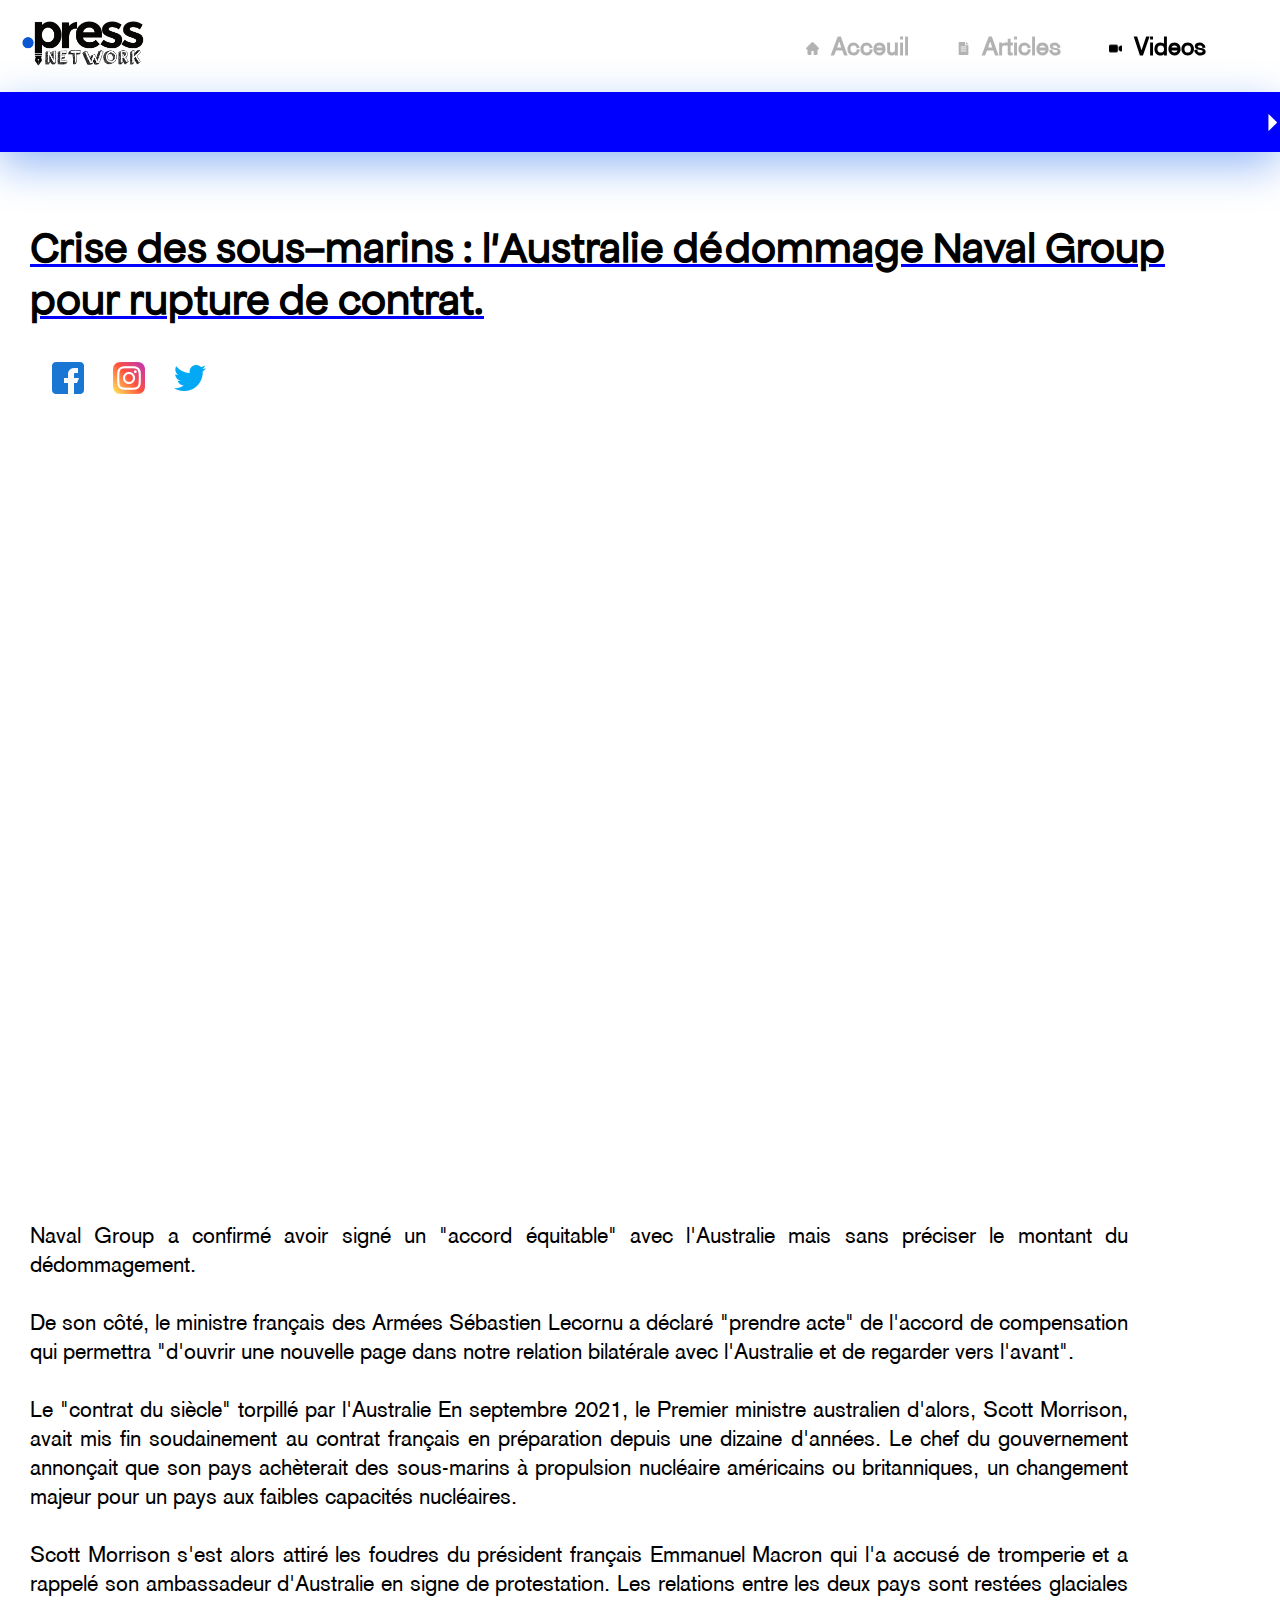
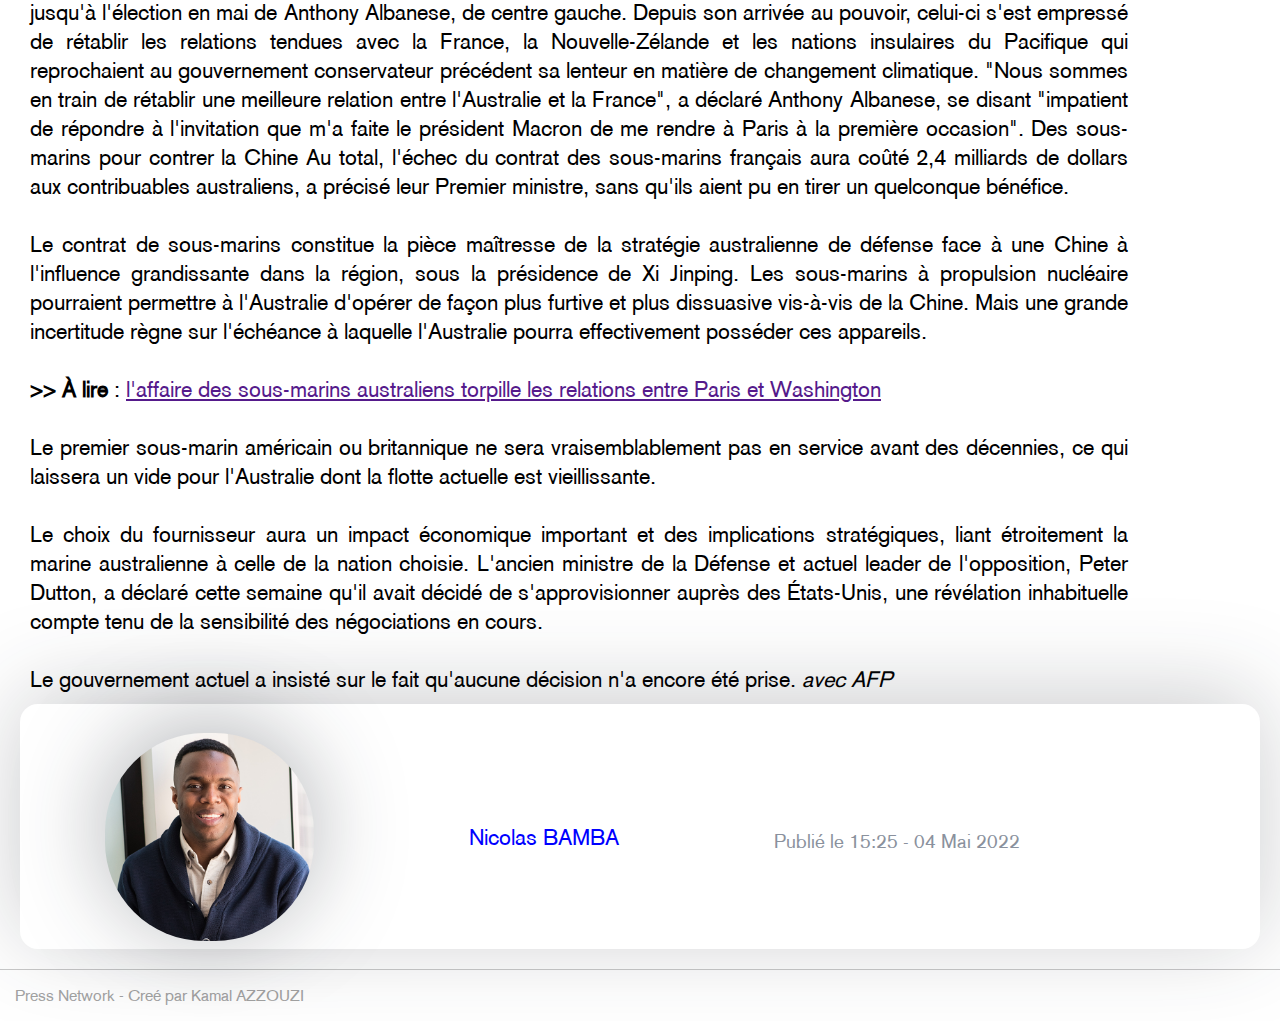
<file: video-page.html>
<!DOCTYPE html>
<html lang="en">
<head>
    <meta charset="UTF-8">
    <meta http-equiv="X-UA-Compatible" content="IE=edge">
    <meta name="viewport" content="width=device-width, initial-scale=1.0">
    <link rel="stylesheet" href="/CSS/style.css">
    <link rel="shortcut icon" href="/Images/favicon.ico" type="image/x-icon">
    <title>Crise des sous-marins : l'Australie dédommage Naval Group pour rupture de contrat. | PressNetwork</title>
</head>
<body>
    <div>
        <nav class="nav-bar"  id="top">
            <a href="#1"><img class="logo" src="/Images/main_logo.png" alt=""></a>
            <ul class="nav-menu">
                <li><img class="nav-icon"  src="/Images/home.png" alt=""><a href="index.html">Acceuil</a></li>
                <li><img class="nav-icon" src="/Images/letter.png" alt=""><a href="article.html">Articles</a></li>
                <li id="current"><img class="nav-icon" src="/Images/video-camera.png" alt=""><a href="video.html">Videos</a></li>
            </ul>
            <div class="hamburger">
                <span class="bar"></span>
                <span class="bar"></span>
                <span class="bar"></span>
            </div>
        </nav>
    </div>
    <div class="live">
        <p class="scrolling">⏵ Live news : Le Portugais Joao Almeida, à l'arrivée de la 9e étape du Giro, le 15 mai 2022 à Bockhaus Mountain, près de Chieti &nbsp; &nbsp; &nbsp; &nbsp; ⎼⎼ &nbsp; &nbsp; &nbsp; &nbsp; Guerre en Ukraine: La banque mondiale craint une récession mondiale</p>
    </div>
    <main class="article-page">
        <div class="article-menu">
            <br>
            <ul>
                <center>
                    <li><img src="/Images/pexels-christina-morillo-1181391.jpg.png" class="user" alt=""></li>
                </center>
                <li align="center"><a class="nom" href="">Nicolas BAMBA</a></li>
                <li align="center"><p class="date-publication">Publié le 15:25 - 04 Mai 2022</p></li>
            </ul>
        </div>
        <div class="article-text">
            <h1 align="left">Crise des sous-marins : l'Australie dédommage Naval Group pour rupture de contrat.</h1>
            <br>
            <div class="socials">
                <ul class="social-links">
                    <li><a href=""><img src="/Images/facebook.png" alt=""></a></li>
                    <li><a href=""><img src="/Images/instagram.png" alt=""></a></li>
                    <li><a href=""><img src="/Images/twitter.png" alt=""></a></li>
                </ul>
            </div>
            <iframe width="1280" height="720" src="https://www.youtube.com/embed/hdWygZQkj0o" title="YouTube video player" frameborder="0" allow="accelerometer; autoplay; clipboard-write; encrypted-media; gyroscope; picture-in-picture" allowfullscreen></iframe>
            <br>
            <p class="main-text">
                Naval Group a confirmé avoir signé un "accord équitable" avec l'Australie mais sans préciser le montant du dédommagement. <br><br>

                De son côté, le ministre français des Armées Sébastien Lecornu a déclaré "prendre acte" de l'accord de compensation qui permettra "d'ouvrir une nouvelle page dans notre relation bilatérale avec l'Australie et de regarder vers l'avant". <br><br>

                Le "contrat du siècle" torpillé par l'Australie
                En septembre 2021, le Premier ministre australien d'alors, Scott Morrison, avait mis fin soudainement au contrat français en préparation depuis une dizaine d'années.

                Le chef du gouvernement annonçait que son pays achèterait des sous-marins à propulsion nucléaire américains ou britanniques, un changement majeur pour un pays aux faibles capacités nucléaires. <br><br>

                Scott Morrison s'est alors attiré les foudres du président français Emmanuel Macron qui l'a accusé de tromperie et a rappelé son ambassadeur d'Australie en signe de protestation.

                Les relations entre les deux pays sont restées glaciales jusqu'à l'élection en mai de Anthony Albanese, de centre gauche.

                Depuis son arrivée au pouvoir, celui-ci s'est empressé de rétablir les relations tendues avec la France, la Nouvelle-Zélande et les nations insulaires du Pacifique qui reprochaient au gouvernement conservateur précédent sa lenteur en matière de changement climatique.

                "Nous sommes en train de rétablir une meilleure relation entre l'Australie et la France", a déclaré Anthony Albanese, se disant "impatient de répondre à l'invitation que m'a faite le président Macron de me rendre à Paris à la première occasion".
                Des sous-marins pour contrer la Chine
                Au total, l'échec du contrat des sous-marins français aura coûté 2,4 milliards de dollars aux contribuables australiens, a précisé leur Premier ministre, sans qu'ils aient pu en tirer un quelconque bénéfice.<br><br>

                Le contrat de sous-marins constitue la pièce maîtresse de la stratégie australienne de défense face à une Chine à l'influence grandissante dans la région, sous la présidence de Xi Jinping.

                Les sous-marins à propulsion nucléaire pourraient permettre à l'Australie d'opérer de façon plus furtive et plus dissuasive vis-à-vis de la Chine. Mais une grande incertitude règne sur l'échéance à laquelle l'Australie pourra effectivement posséder ces appareils. <br><br>

                <b> >> À lire </b> : <a href=""> l'affaire des sous-marins australiens torpille les relations entre Paris et Washington</a> <br></br>

                Le premier sous-marin américain ou britannique ne sera vraisemblablement pas en service avant des décennies, ce qui laissera un vide pour l'Australie dont la flotte actuelle est vieillissante.<br><br>

                Le choix du fournisseur aura un impact économique important et des implications stratégiques, liant étroitement la marine australienne à celle de la nation choisie.

                L'ancien ministre de la Défense et actuel leader de l'opposition, Peter Dutton, a déclaré cette semaine qu'il avait décidé de s'approvisionner auprès des États-Unis, une révélation inhabituelle compte tenu de la sensibilité des négociations en cours. <br><br>

                Le gouvernement actuel a insisté sur le fait qu'aucune décision n'a encore été prise. 

                <i>avec AFP</i>
            </p>
        </div>
        <div class="article-menu-mobile">
            <br>
            <ul>
                <img src="/Images/pexels-christina-morillo-1181391.jpg.png" class="user" alt="">
                <li><a class="nom" href="">Nicolas BAMBA</a></li>
                <li><p class="date-publication">Publié le 15:25 - 04 Mai 2022</p></li>
                <li><p class="user-desc">Lorem ipsum dolor sit amet consectetur.</p></li>
            </ul>
        </div>
    </main>

    <a href="#top">
        <div class="go-top">
            <center>
                <img class="up-arrow" src="/Images/up-arrow.png" alt="">
            </center>
        </div>
    </a>
    <footer>
        <p>Press Network - Creé par Kamal AZZOUZI</p>
    </footer>
    <script src="script.js"></script>
</body>
</html>
</file>
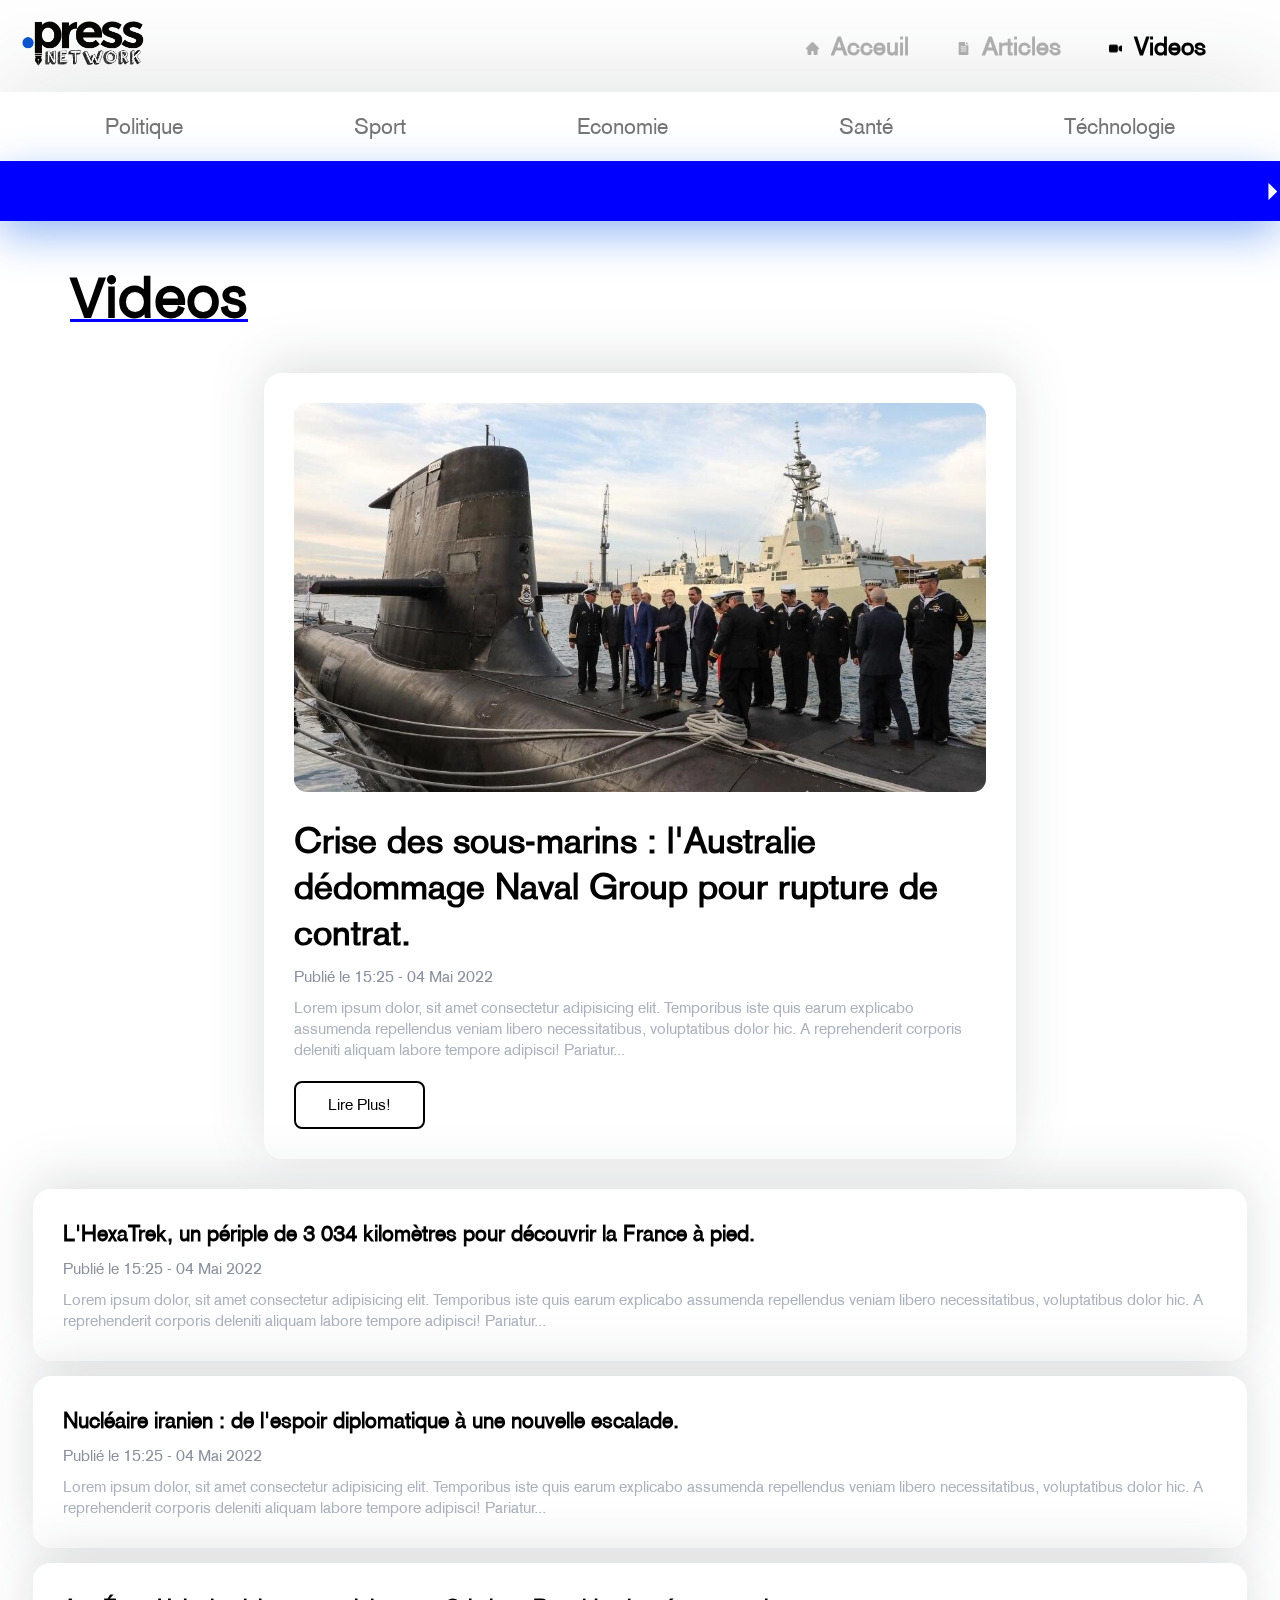
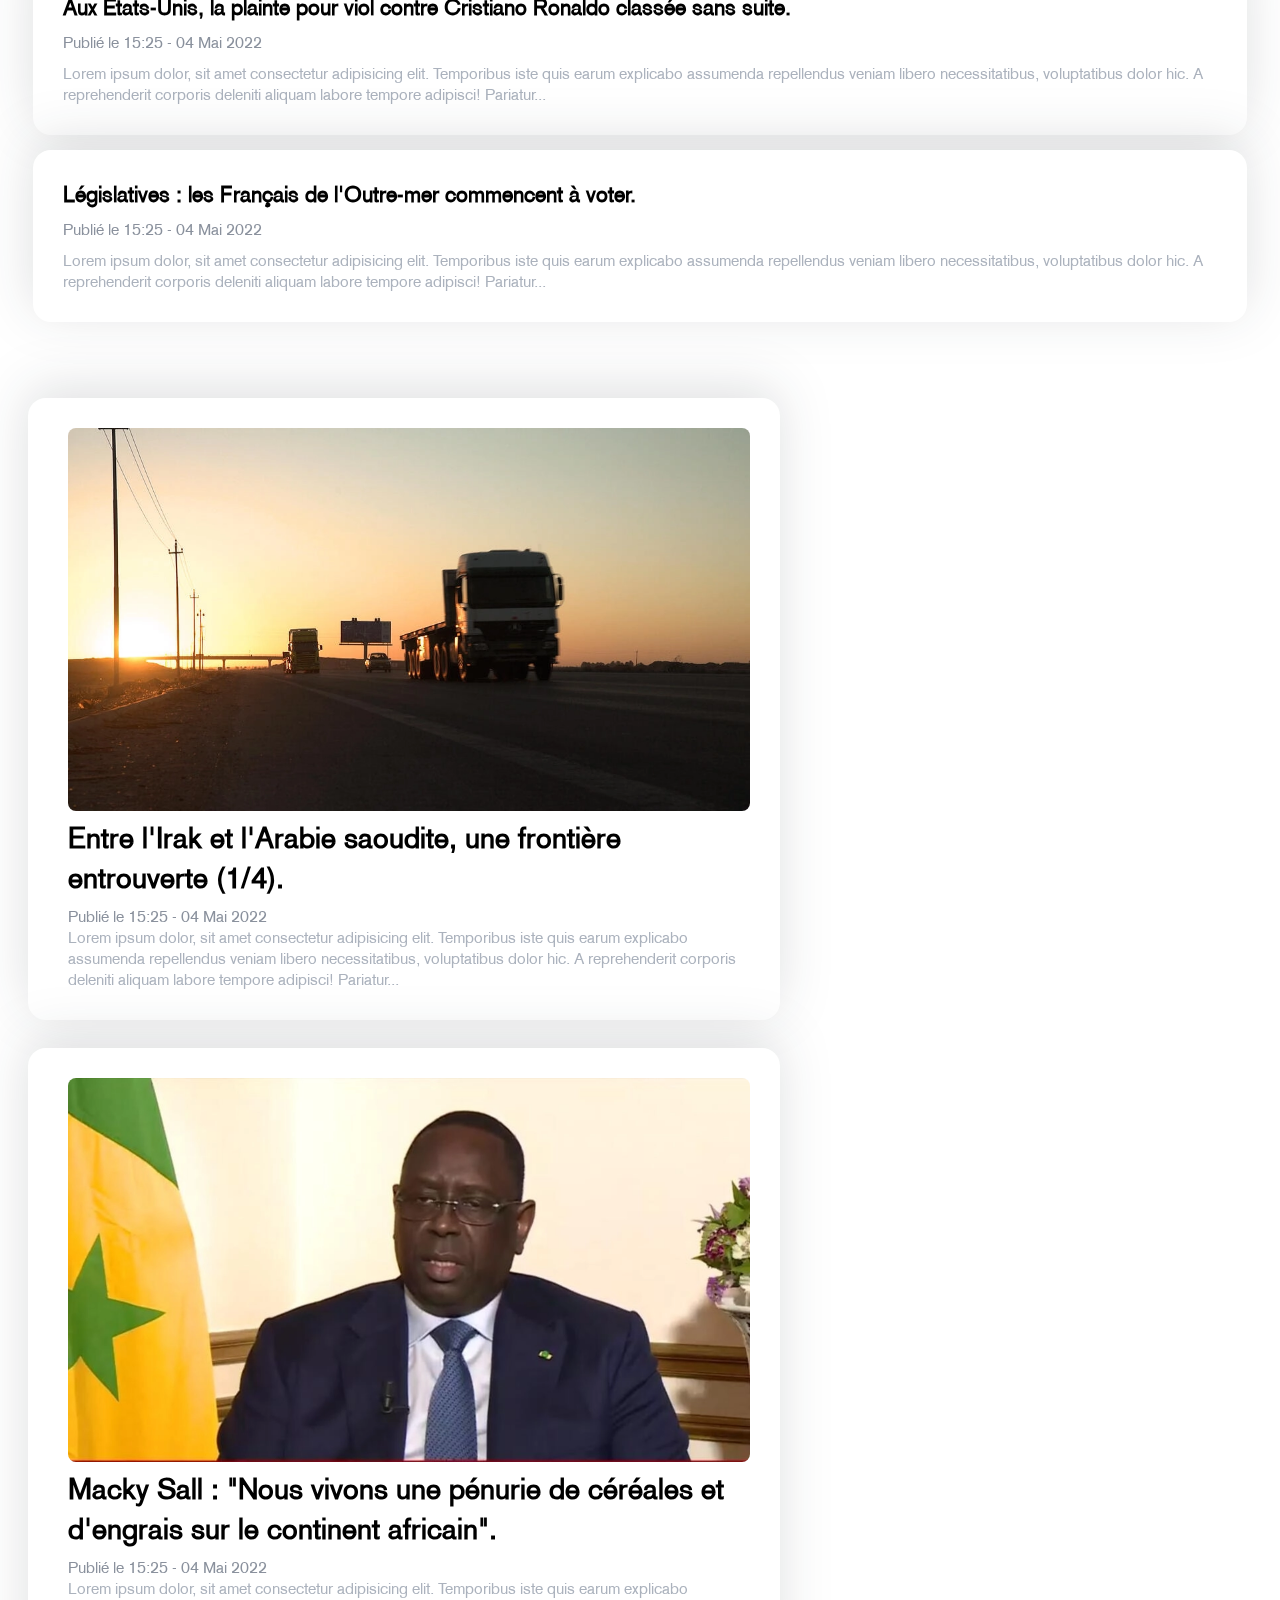
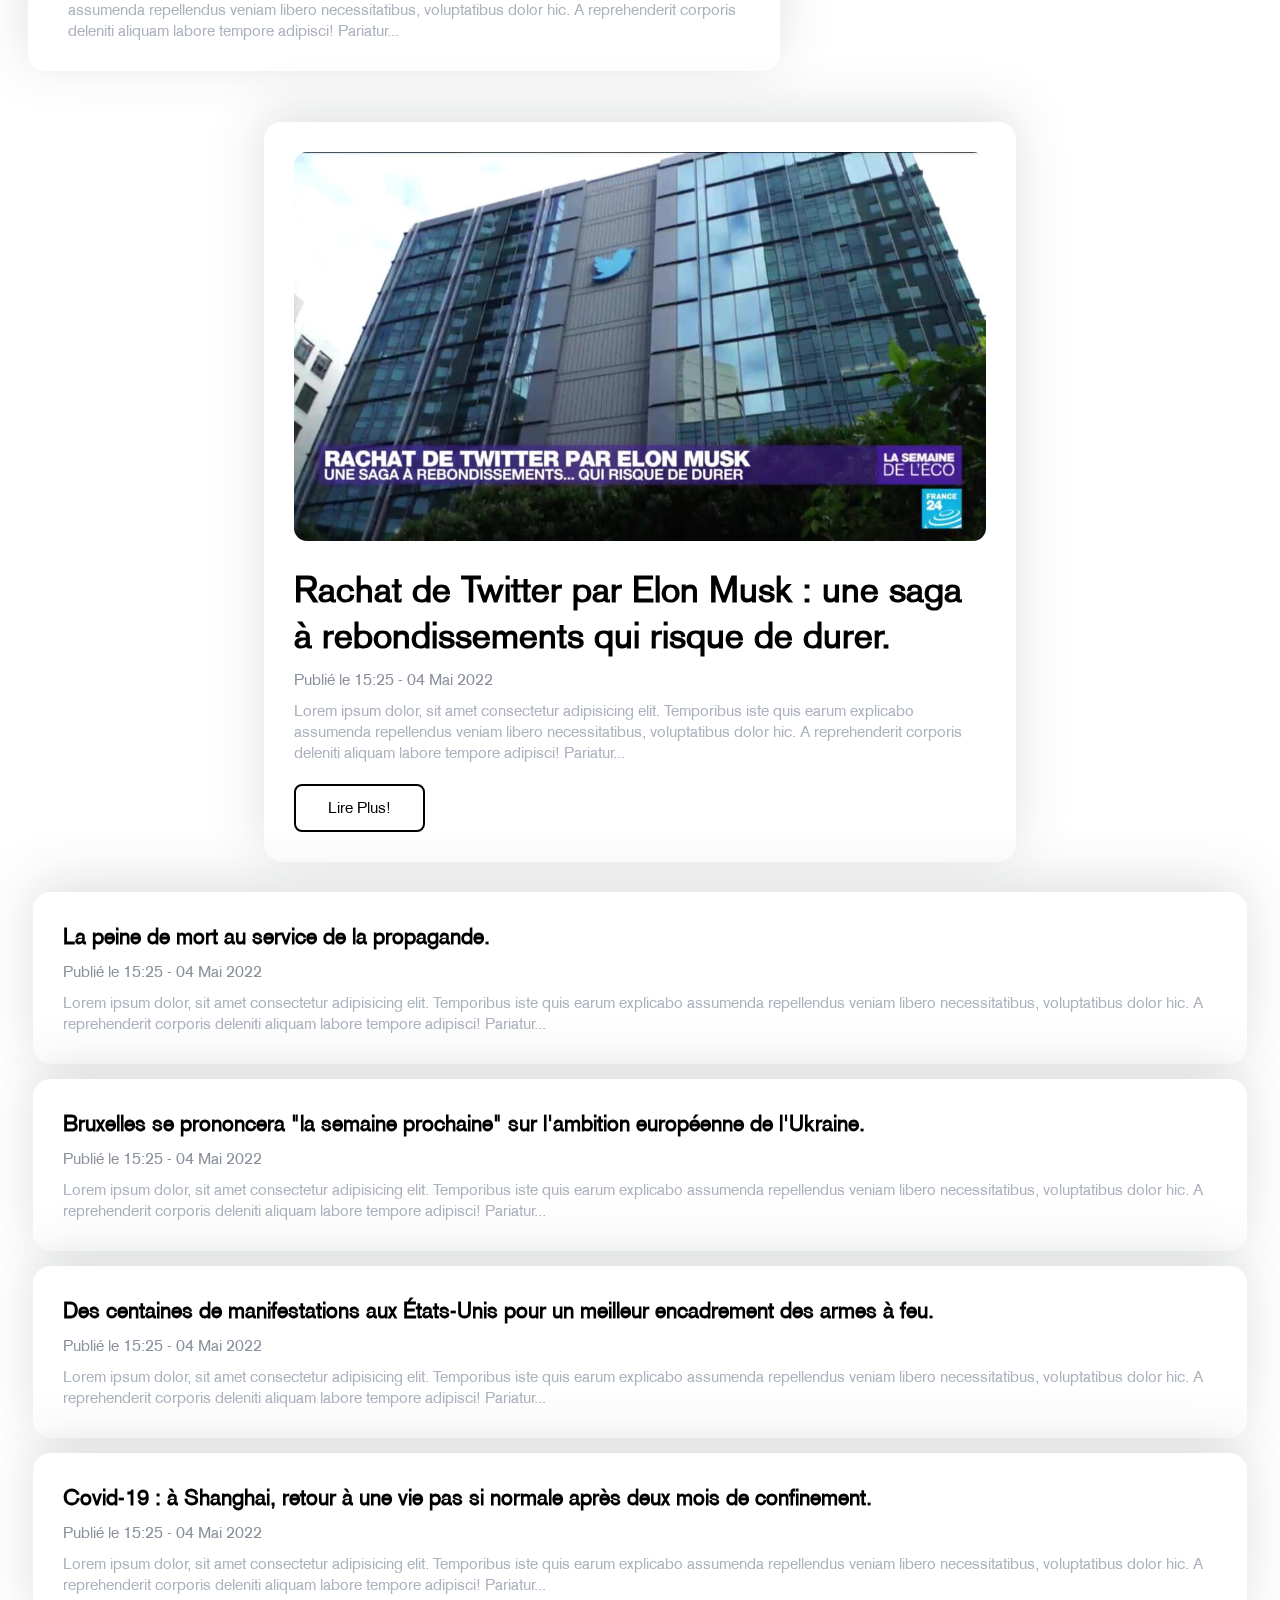
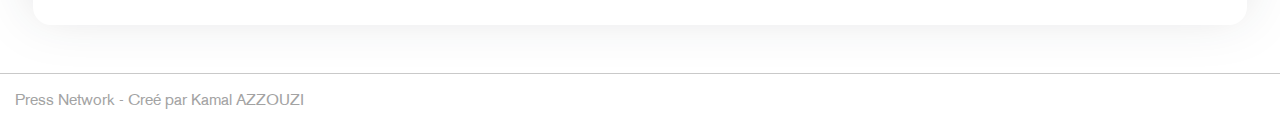
<file: video.html>
<!DOCTYPE html>
<html lang="en">
<head>
    <meta charset="UTF-8">
    <meta http-equiv="X-UA-Compatible" content="IE=edge">
    <meta name="viewport" content="width=device-width, initial-scale=1.0">
    <link rel="stylesheet" href="/CSS/style.css">
    <link rel="shortcut icon" href="/Images/favicon.ico" type="image/x-icon">
    <title>Videos | PressNetwork</title>
</head>
<body>
    <div>
        <nav class="nav-bar"  id="top">
            <a href="#1"><img class="logo" src="/Images/main_logo.png" alt=""></a>
            <ul class="nav-menu">
                <li><img class="nav-icon"  src="/Images/home.png" alt=""><a href="index.html">Acceuil</a></li>
                <li ><img class="nav-icon" src="/Images/letter.png" alt=""><a href="article.html">Articles</a></li>
                <li id="current"><img class="nav-icon" src="/Images/video-camera.png" alt=""><a href="video.html">Videos</a></li>
            </ul>
            <div class="hamburger">
                <span class="bar"></span>
                <span class="bar"></span>
                <span class="bar"></span>
            </div>
        </nav>
    </div>
    <div class="themes">
        <ul class="nav-menu">
            <li><a href="">Politique</a></li>
            <li><a href="">Sport</a></li>
            <li><a href="">Economie</a></li>
            <li><a href="">Santé</a></li>
            <li><a href="">Téchnologie</a></li>
        </ul>
    </div>
    <div class="live">
        <p class="scrolling">⏵ Live news : Le Portugais Joao Almeida, à l'arrivée de la 9e étape du Giro, le 15 mai 2022 à Bockhaus Mountain, près de Chieti &nbsp; &nbsp; &nbsp; &nbsp; ⎼⎼ &nbsp; &nbsp; &nbsp; &nbsp; Guerre en Ukraine: La banque mondiale craint une récession mondiale</p>
    </div>
    <main class="article-content">
            <h1 align="left">Videos</h1>
            <br>
            <div class="main-article-cards">
                <div class="main-heading">
                    <img src="/Images/crise.webp" alt="">
                    <br>
                    <br>
                    <h2 class="article-title"><a href="video-page.html">Crise des sous-marins : l'Australie dédommage Naval Group pour rupture de contrat.</a></h2>
                    <p class="date-publication">Publié le 15:25 - 04 Mai 2022</p>
                    <p class="description">Lorem ipsum dolor, sit amet consectetur adipisicing elit. 
                    Temporibus iste quis earum explicabo assumenda repellendus 
                    veniam libero necessitatibus, voluptatibus dolor hic. A reprehenderit 
                    corporis deleniti aliquam labore tempore adipisci! Pariatur...</p>
                    <br>
                    <a href="/video-page.html"><button class="read-more">Lire Plus!</button></a>
                </div>
                <div class="small-article-cards">
                    <div class="main-article-card">
                        <h2 class="article-title"><a href="video-page.html">L'HexaTrek, un périple de 3 034 kilomètres pour découvrir la France à pied.</a></h2>
                        <p class="date-publication">Publié le 15:25 - 04 Mai 2022</p>
                        <p class="description">Lorem ipsum dolor, sit amet consectetur adipisicing elit. 
                        Temporibus iste quis earum explicabo assumenda repellendus 
                        veniam libero necessitatibus, voluptatibus dolor hic. A reprehenderit 
                        corporis deleniti aliquam labore tempore adipisci! Pariatur...</p>
                    </div>
                    <div class="main-article-card">
                        <h2 class="article-title"><a href="video-page.html">Nucléaire iranien : de l'espoir diplomatique à une nouvelle escalade.</a></h2>
                        <p class="date-publication">Publié le 15:25 - 04 Mai 2022</p>
                        <p class="description">Lorem ipsum dolor, sit amet consectetur adipisicing elit. 
                        Temporibus iste quis earum explicabo assumenda repellendus 
                        veniam libero necessitatibus, voluptatibus dolor hic. A reprehenderit 
                        corporis deleniti aliquam labore tempore adipisci! Pariatur...</p>
                    </div>
                    <div class="main-article-card">
                        <h2 class="article-title"><a href="video-page.html">Aux États-Unis, la plainte pour viol contre Cristiano Ronaldo classée sans suite.</a></h2>
                        <p class="date-publication">Publié le 15:25 - 04 Mai 2022</p>
                        <p class="description">Lorem ipsum dolor, sit amet consectetur adipisicing elit. 
                        Temporibus iste quis earum explicabo assumenda repellendus 
                        veniam libero necessitatibus, voluptatibus dolor hic. A reprehenderit 
                        corporis deleniti aliquam labore tempore adipisci! Pariatur...</p>
                    </div>
                    <div class="main-article-card">
                        <h2 class="article-title"><a href="video-page.html">Législatives : les Français de l'Outre-mer commencent à voter.</a></h2>
                        <p class="date-publication">Publié le 15:25 - 04 Mai 2022</p>
                        <p class="description">Lorem ipsum dolor, sit amet consectetur adipisicing elit. 
                        Temporibus iste quis earum explicabo assumenda repellendus 
                        veniam libero necessitatibus, voluptatibus dolor hic. A reprehenderit 
                        corporis deleniti aliquam labore tempore adipisci! Pariatur...</p>
                    </div>
                </div>
            </div>
            <div class="mid-part">
                <div class="small-card">
                    <div class="desc">
                        <img src="/Images/arabe.webp" alt="">
                        <h2 class="card-title"><a href="video-page.html">Entre l'Irak et l'Arabie saoudite, une frontière entrouverte (1/4).</a></h2>
                        <p class="date-publication-card">Publié le 15:25 - 04 Mai 2022</p>
                        <p class="card-description">Lorem ipsum dolor, sit amet consectetur adipisicing elit. 
                        Temporibus iste quis earum explicabo assumenda repellendus 
                        veniam libero necessitatibus, voluptatibus dolor hic. A reprehenderit 
                        corporis deleniti aliquam labore tempore adipisci! Pariatur...</p>
                    </div>
                </div>
                <div class="small-card">
                    <div class="desc">
                        <img src="/Images/thumbnail (12).webp" alt="">
                        <h2 class="card-title"><a href="video-page.html">Macky Sall : "Nous vivons une pénurie de céréales et d'engrais sur le continent africain".</a></h2>
                        <p class="date-publication-card">Publié le 15:25 - 04 Mai 2022</p>
                        <p class="card-description">Lorem ipsum dolor, sit amet consectetur adipisicing elit. 
                        Temporibus iste quis earum explicabo assumenda repellendus 
                        veniam libero necessitatibus, voluptatibus dolor hic. A reprehenderit 
                        corporis deleniti aliquam labore tempore adipisci! Pariatur...</p>
                    </div>
                </div>
            </div>
            <div class="main-article-cards">
                <div class="main-heading">
                    <img src="/Images/twitter.webp" alt="">
                    <br>
                    <br>
                    <h2 class="article-title"><a href="video-page.html">Rachat de Twitter par Elon Musk : une saga à rebondissements qui risque de durer.</a></h2>
                    <p class="date-publication">Publié le 15:25 - 04 Mai 2022</p>
                    <p class="description">Lorem ipsum dolor, sit amet consectetur adipisicing elit. 
                    Temporibus iste quis earum explicabo assumenda repellendus 
                    veniam libero necessitatibus, voluptatibus dolor hic. A reprehenderit 
                    corporis deleniti aliquam labore tempore adipisci! Pariatur...</p>
                    <br>
                    <a href="/video-page.html"><button class="read-more">Lire Plus!</button></a>
                </div>
                <div class="small-article-cards">
                    <div class="main-article-card">
                        <h2 class="article-title"><a href="video-page.html">La peine de mort au service de la propagande.</a></h2>
                        <p class="date-publication">Publié le 15:25 - 04 Mai 2022</p>
                        <p class="description">Lorem ipsum dolor, sit amet consectetur adipisicing elit. 
                        Temporibus iste quis earum explicabo assumenda repellendus 
                        veniam libero necessitatibus, voluptatibus dolor hic. A reprehenderit 
                        corporis deleniti aliquam labore tempore adipisci! Pariatur...</p>
                    </div>
                    <div class="main-article-card">
                        <h2 class="article-title"><a href="video-page.html">Bruxelles se prononcera "la semaine prochaine" sur l'ambition européenne de l'Ukraine.</a></h2>
                        <p class="date-publication">Publié le 15:25 - 04 Mai 2022</p>
                        <p class="description">Lorem ipsum dolor, sit amet consectetur adipisicing elit. 
                        Temporibus iste quis earum explicabo assumenda repellendus 
                        veniam libero necessitatibus, voluptatibus dolor hic. A reprehenderit 
                        corporis deleniti aliquam labore tempore adipisci! Pariatur...</p>
                    </div>
                    <div class="main-article-card">
                        <h2 class="article-title"><a href="video-page.html">Des centaines de manifestations aux États-Unis pour un meilleur encadrement des armes à feu.</a></h2>
                        <p class="date-publication">Publié le 15:25 - 04 Mai 2022</p>
                        <p class="description">Lorem ipsum dolor, sit amet consectetur adipisicing elit. 
                        Temporibus iste quis earum explicabo assumenda repellendus 
                        veniam libero necessitatibus, voluptatibus dolor hic. A reprehenderit 
                        corporis deleniti aliquam labore tempore adipisci! Pariatur...</p>
                    </div>
                    <div class="main-article-card">
                        <h2 class="article-title"><a href="video-page.html">Covid-19 : à Shanghai, retour à une vie pas si normale après deux mois de confinement.</a></h2>
                        <p class="date-publication">Publié le 15:25 - 04 Mai 2022</p>
                        <p class="description">Lorem ipsum dolor, sit amet consectetur adipisicing elit. 
                        Temporibus iste quis earum explicabo assumenda repellendus 
                        veniam libero necessitatibus, voluptatibus dolor hic. A reprehenderit 
                        corporis deleniti aliquam labore tempore adipisci! Pariatur...</p>
                    </div>
                </div>
            </div>
    </main>
    <a href="#top">
        <div class="go-top">
            <center>
                <img class="up-arrow" src="/Images/up-arrow.png" alt="">
            </center>
        </div>
    </a>
    <footer>
        <p>Press Network - Creé par Kamal AZZOUZI</p>
    </footer>
    <script src="script.js"></script>
</body>
</html>
</file>
<file: CSS/style.css>
*
{
    font-family: akzidenz;
    padding: 0;
    margin: 0;
    box-sizing: border-box;
    scroll-behavior: smooth;
}

h1, h2, h3, h4, h5, h6{
    font-family: Apfel;
}

@font-face {
    font-family: Akzidenz;
    src: url(/Fonts/Akzidenz-grotesk-roman.ttf);
}

@font-face {
    font-family: Apfel;
    src: url(/Fonts/ApfelGrotezk-Regular.otf);
}

.main{
    padding-top: 30px;
    padding-left: 20px;
    display: flex;
    gap: 20px;
}

/*     Nav Bar Styling     */

.logo
{   
    filter: hue-rotate(230deg);
    width: 8em;
    transition: all 0.3s ease;
}

.logo:hover
{   
    transform: skew(3deg);
}

.nav-bar{
    z-index: 1000;
    padding: 20px;
    width: 100%;
    align-items: center;
    display: flex;
    background-color: rgb(255, 255, 255);
    filter: drop-shadow(-1px -10px 46px rgba(21, 27, 37, 0.139));
    list-style: none;
    text-decoration: none;
    justify-content: space-between;
}

.nav-menu{
    display: flex;
    justify-content: space-between;
    align-items: center;
}

.nav-bar ul{
    padding-right: 30px;
}

#current{    
    filter: opacity(100%);
}

.nav-icon{
    width: 25px;
    padding-right: 12px;
}

.nav-bar li {
    display: inline-block;
    padding: 0px 24px 0px 24px;
    position: relative;
    transition: all 0.23s linear;
    top: 0;
    filter: opacity(30%);
}

.nav-bar li a:hover{
    color: rgb(0, 0, 0);
    text-decoration: blue 1.3px underline;
}

.nav-bar li a{
    font-family: Akzidenz;
    font-weight: 600;
    font-size: 25px;
    text-decoration: none;
    color: rgb(0, 0, 0);
}

.nav-bar li:hover{
    top: -4px;
    filter: opacity(100%);
}

.themes{
    z-index: 1000;
    padding: 20px;
    width: 100%;
    align-items: center;
    background-color: rgb(255, 255, 255);
    filter: drop-shadow(-1px -10px 46px rgba(21, 27, 37, 0.139));
    list-style: none;
    text-decoration: none;
}

.themes ul{
    display: flex;
    justify-content: space-around;
    list-style: none;
    text-decoration: none;
    color: black;
}

.themes li a{
    text-decoration: none;
    color: rgb(117, 117, 117);
    font-size: 22px;
    transition: all 0.23s ease-in-out;
}

.themes li a:hover{
    text-decoration: underline blue 2px;
    color: blue;
}

.hamburger{
    display: none;
    cursor: pointer;
}

.bar{
    display: block;
    width: 25px;
    height: 3px;
    margin: 5px auto;
    -webkit-transition: all 0.23s ease-in-out;
    transition: all 0.23s ease-in-out;
    background-color: rgb(189, 199, 205);
}

@media(max-width: 868px)
{
    .hamburger{
        display: block;
    }

    .hamburger.active .bar:nth-child(2){
        opacity: 0;
    }

    .hamburger.active .bar:nth-child(1){
        transform: translateY(8px) rotate(45deg);
    }

    .hamburger.active .bar:nth-child(3){
        transform: translateY(-8px) rotate(-45deg);
    }

    .live{
        position: relative;
    }

    .nav-bar{
        position: fixed;
    }

    .main{
        padding-top: 60px;
    }

    .nav-menu{
        position: fixed;
        right: -100%;
        top: 70px;
        gap: 0;
        flex-direction: column;
        background-color: white;
        width: 100%;
        text-align: center;
        transition: 0.3s;
    }

    .nav-menu li{
        margin: 16px 0;
        padding-bottom: 20px;
    }

    .nav-menu.active{
        right: 0;
    }

    iframe{
        width: 386px;
        height: 230px;
    }

    .themes{
        display: none;
    }

}

/*      Live tag styling    */

.live{
    position: sticky;
    z-index: 1;
    padding: 0.6em;
    top: 0px;
    overflow: hidden;
    width: 100%;
    filter: drop-shadow(-1px 14px 22px rgba(5, 90, 238, 0.411));
    font-size: 1.5em;
    background-color: blue;
    color: white;
}

.scrolling{
    white-space: nowrap;
    transform: translateX(100%);
    animation: scrolling 27s linear infinite;
}

@keyframes scrolling{
    0% {
        transform: translateX(100%);
    }
    100% {
        transform: translateX(-100%);
    }
}

/*     Category Menu Styling     */

.category-menu{
    background-color: rgb(255, 255, 255);
    filter: drop-shadow(-1px -10px 46px rgba(21, 27, 37, 0.139));
    border-radius: 18px;
    padding: 20px 50px 70px 17px;
    width: 230px;
    height: 500px;
}

.category-menu h3{
    font-family: Apfel;
    font-size: 2.5em;
    color: black;
}

.category-menu li{
    font-size: 1.4em;
    padding: 15px 0px 15px 0px;
    list-style: none;
    transition: all 0.23s linear;
    left: 0px;
}

.category-menu a{
    font-family: Akzidenz;
    position: relative;
    text-decoration: none;
    color: rgb(135, 149, 156);
    transition: all 0.23s linear;
    left: 0px;
}

.category-menu a:hover{
    color: blue;
    left: 9px;
    text-decoration: blue 1.3px underline;
}

/*     Main heading Styling     */

.mainTitle{
    padding-top: 30px;
    font-size: 4em;
    padding-left: 40px;
    text-decoration: underline;
    text-decoration-color: blue;
}

.main-heading{
    background-color: rgb(255, 255, 255);
    filter: drop-shadow(-1px -10px 26px rgba(21, 27, 37, 0.139));
    border-radius: 18px;
    padding: 30px;
    max-width: 47em;
}

.main-heading img{
    max-width: 45em;
    border-radius: 13px;
    width: 41em;
}

.article-title a{
    padding-top: 2px;
    padding-bottom: 20px;
    font-size: 1.5em;
    text-decoration: none;
    color: black;
    position: relative;
    left: 0;
    transition: all 0.23s ease-in;
}

.article-title a:hover{
    text-decoration: underline 2px blue;
    left: 10px;
}

.date-publication{
    padding-top: 10px;
    color: rgb(138, 145, 157);
}

.description{
    padding-top: 10px;
    color: rgb(171, 178, 189);
}

.read-more{
    padding: 0.7em 2em 0.7em 2em;
    font-size: 1em;
    color: black;
    cursor: pointer;
    background: none;
    border: 2px solid black;
    border-radius: 8px;
    transition: all 0.2s ease-in-out;
}

.read-more:hover{
    
    color: rgb(255, 255, 255);
    background: blue;
    border: 2px solid blue;
    filter: drop-shadow(-1px -1px 12px rgba(0, 89, 255, 0.641));

}

/*     Card heading Styling     */

.cards h1{
    font-size: 3.7em;
    padding-left: 20px;
    text-decoration: underline 3px;
    text-decoration-color: blue;
}

.small-card{
    display: flex;
    width: 90%;
    background-color: rgb(255, 255, 255);
    filter: drop-shadow(-1px -1px 12px rgba(21, 27, 37, 0.139));
    border-radius: 18px;
    padding: 17px;
    margin-bottom: 15px;
}

.card-img{
    border-radius: 12px;
    height: 60px;
}

.date-publication-card{
    padding-top: 10px;
    color: rgb(138, 145, 157);
}

.desc{
    padding-left: 10px;
}

.card-title a{
    font-size: 0.9em;
    width: 60%;
    text-decoration: none;
    color: black;
    transition: all 0.23s ease-in;
}

.card-title a:hover{
    font-size: 0.9em;
    width: 60%;
    text-decoration: underline 2px blue;
}

.card-description{
    color: rgb(171, 178, 189);
}

/*     Video Section Styling     */

.videos{
    padding: 40px;
}

.video-card{
    padding: 10px;
    width: 80%;
    background-color: rgb(255, 255, 255);
    filter: drop-shadow(-1px -1px 12px rgba(21, 27, 37, 0.139));
    border-radius: 6px;
    transition: all 0.23s ease;
}

.video-card:hover{
    transform: scale(1.03);
}

.videos h1{
    font-size: 3.7em;
    padding-left: 20px;
    text-decoration: underline 3px;
    text-decoration-color: blue;
}

.vid-list{
    display: flex;
    list-style: none;
}

.video-img{
    border-radius: 7px;
    width: 100%;
}

.video-card .card-title{
    font-size: 1.2em;
    width: 100%;
}

.video-card .card-description{
    width: 100%;
}

.video-card .desc{
    padding-left: 0;
}

/*     Trending Section Styling     */

.trending{
    padding: 20px;
    justify-content: center;
}

.main-trends{
    justify-content: space-around;
    display: flex;
    flex-wrap: wrap;
    gap: 40px;
}

.trending h1{
    font-size: 3.7em;
    padding-left: 20px;
    text-decoration: underline 3px;
    text-decoration-color: blue;
}

/*      Back to top button styling     */

.go-top{
    cursor: pointer;
    width: 50px;
    height: 50px;
    position: fixed;
    bottom: 0px;
    right: 0px;
    margin: 12px;
    margin-bottom: 64px;
    padding: 12px;
    border-radius: 7px;
    background-color: blue;
    filter: drop-shadow(-1px -1px 12px rgba(58, 94, 155, 0.315));
    transition: all 0.3s ease;
}

.go-top:hover{
    transform: rotate(5deg);
    filter: drop-shadow(-1px -1px 12px rgba(0, 89, 255, 0.641));
}

.up-arrow{
    width: 20px;
    filter: invert(1);
}

/*     Footer Styling     */

footer{
    bottom: 0;
    width: 100%;
    background-color: white;
    border-top: 1px solid rgb(201, 201, 201);
    color: rgb(163, 163, 163);
    padding: 15px;
}

@media only screen and (max-width: 1350px) {
    .category-menu{
        display: none;
    }

    .main-heading{
        margin: auto;
        width: 90%;
    }

    .main-heading img{
        width: 100%;
    }

    .main{
        display: block;
    }

    .small-card{
        margin: auto;
    }

    .vid-list{
        display: block;
    }

    .vid-list li{
        padding: 19px;
    }

    .go-top{
        display: none;
    }

    .cards h1{
        padding-top: 30px;
    }

    .article-content .article-card{
        display: block;
        width: 80%;
    }

    .article-menu{
        display: none;
    }

    .article-text{
        padding: 10px !important;
    }

    .main-text{
        font-size: 22px !important;
        text-align: justify;
    }

    .article-page{
        display: block !important;
    }
    .article-menu-mobile{
        display: block !important;
    }

    .main-article-cards{
        display: block !important;
        padding-left: 0px !important;
        padding: 23px !important;
    }

    .small-article-cards{
        display: block !important;
    }

    .main-article-card{
        width: 100% !important;
    }

    .mid-part{
        display: block !important;
    }
}

/**     ARTICLES PAGE STYLING    **/


.main-article-cards{
    align-items: center;
    justify-content: center;
    margin: auto;
    display: flex;
    gap: 30px;
    padding-left: 150px;
}

.main-article-heading{
    background-color: rgb(255, 255, 255);
    filter: drop-shadow(-1px -10px 26px rgba(21, 27, 37, 0.139));
    border-radius: 18px;
    width: 100%;
    height: 100%;
    padding: 30px;
    max-width: 47em;
}

.small-article-cards{
    margin-top: 20px;
    padding: 10px;
    display: flex;
    gap: 30px;
    flex-wrap: wrap;
}

.main-article-card{
    background-color: rgb(255, 255, 255);
    filter: drop-shadow(-1px -10px 26px rgba(21, 27, 37, 0.139));
    border-radius: 18px;
    padding: 30px;
    width: 40%;
    margin-bottom: 15px;
}

.main-article-card .article-title{
    font-size: 0.9em;
}

.main-article-heading img{
    max-width: 45em;
    border-radius: 13px;
    width: 41em;
}

.article-content h1{
    padding-left: 70px;
    padding-top: 37px;
    font-size: 3.7em;
    text-decoration: underline 3px;
    text-decoration-color: blue;
}

.mid-part{
    display: flex;
    justify-content: center;
}

.mid-part .small-card{
    background-color: rgb(255, 255, 255);
    filter: drop-shadow(-1px -10px 26px rgba(21, 27, 37, 0.139));
    border-radius: 18px;
    padding: 30px;
    max-width: 47em;
}

.article-content .small-card{
    padding: 30px;
    margin-bottom: 16px;
    margin: 28px;
}

.article-content .small-card img{
    border-radius: 8px;
    width: 100%;
}

.article-content .small-card .card-title{
    font-size: 2em;
}


/**     article page styling    **/

.article-page{
    display: flex;
    padding: 20px;
}

.mainPic{
    width: 80%;
}

.article-text{
    padding-left: 60px;
}

.article-page h1{
    padding-top: 37px;
    width: 100%;
    font-size: 2.7em;
    text-decoration: underline 3px;
    text-decoration-color: blue;
}

.user{
    border-radius: 99px;
    width: 70%;
    filter: drop-shadow(-1px -10px 46px rgba(21, 27, 37, 0.324));
}

.article-menu{
    background-color: rgb(255, 255, 255);
    filter: drop-shadow(-1px -10px 46px rgba(21, 27, 37, 0.219));
    border-radius: 18px;
    padding: 30px;
    width: 70%;
    height: 100%;
    transform: scale(0.9);
}

.article-menu li{
    font-size: 1.4em;
    padding: 15px 0px 15px 0px;
    list-style: none;
    transition: all 0.23s linear;
}

.article-menu a{
    font-family: Akzidenz;
    text-decoration: none;
    color: blue;
    transition: all 0.23s linear;
}

.user-desc{
    color: rgb(73, 73, 88);
}

.article-menu a:hover{
    color: blue;
}

.article-text p{
    font-size: 2em;
    padding-top: 60px;
    width: 90%;
}

.social-links{
    padding: 12px;
    display: flex;
    list-style: none;
    gap: 21px;
    padding-bottom: 40px;
}

.social-links li{
    border-radius: 12px;
    width: 40px;
    height: 40px;
    padding: 6px 10px;
}

.social-links li a img{
    width: 160%;
}

.article-menu-mobile{
    padding: 8px;
    justify-content: center;
    align-items: center;
    align-content: center;
    display: none;
    background-color: rgb(255, 255, 255);
    filter: drop-shadow(-1px -10px 46px rgba(21, 27, 37, 0.219));
    border-radius: 18px;
}

.article-menu-mobile ul{
    display: flex;
    justify-content: space-around;
    align-items: center;
    align-content: center;
}

.article-menu-mobile img{
    width: 17%;
}

.article-menu-mobile li{
    font-size: 1.4em;
    list-style: none;
    transition: all 0.23s linear;
}

.article-menu-mobile a{
    font-family: Akzidenz;
    text-decoration: none;
    color: blue;
    transition: all 0.23s linear;
}
.article-menu-mobile .date-publication{
    font-size: smaller;
}
.article-menu-mobile .user-desc{
    display: none;
}

/**     themed page styling    **/

#blue{
    color: blue;
    text-decoration: underline;
}
</file>
